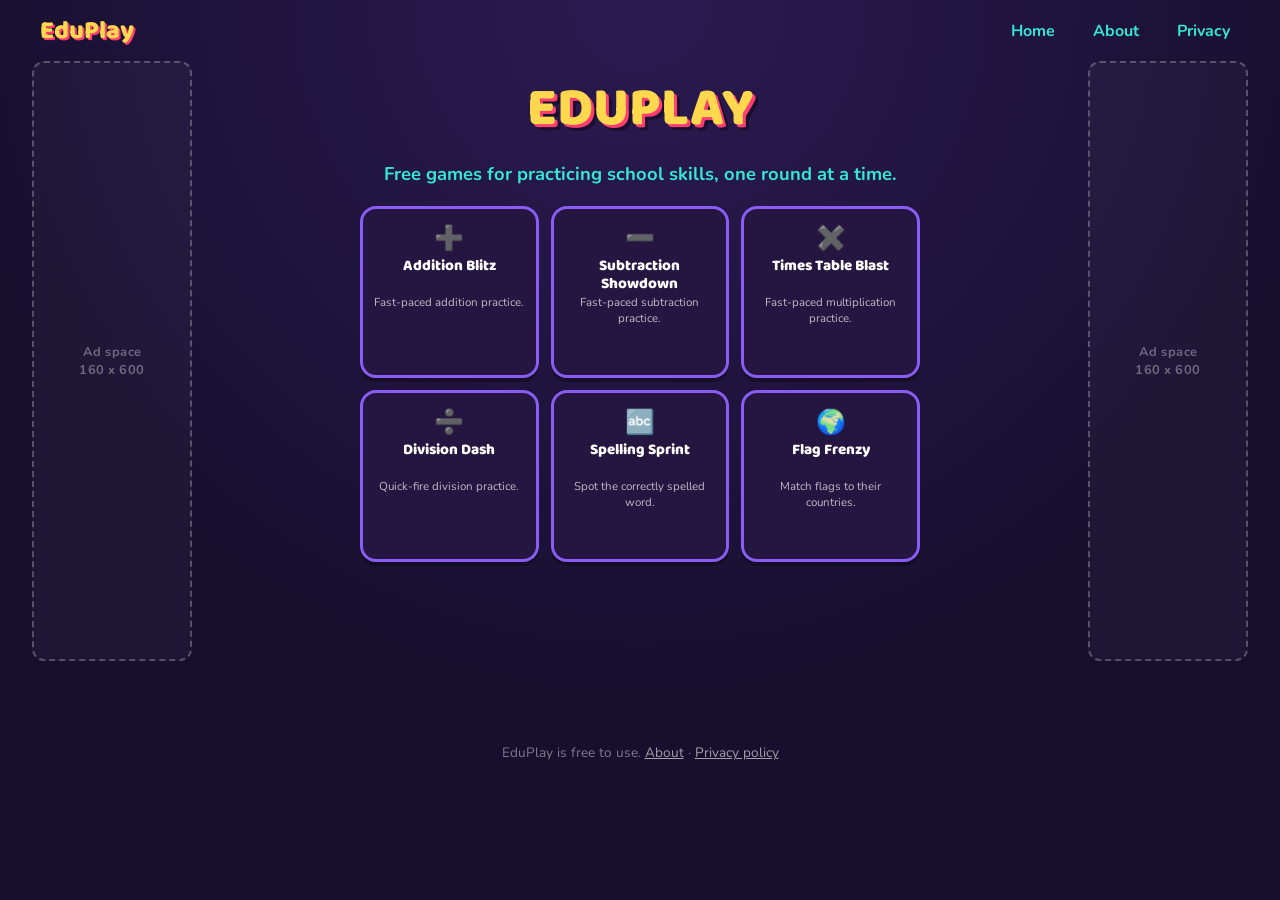
<file: index.html>
<!DOCTYPE html>
<html lang="en">
<head>
<meta charset="UTF-8">
<meta name="viewport" content="width=device-width, initial-scale=1.0">
<title>EduPlay - free educational games</title>
<meta name="description" content="Free browser games for practicing school skills like multiplication, spelling, and geography. No sign-up, no downloads.">
<link rel="icon" type="image/svg+xml" href="favicon.svg">
<link rel="stylesheet" href="css/global.css">
<style>
  .hero{
    text-align: center;
    margin: 4px 0 20px;
  }

  .hero h1{
    font-family: 'Baloo 2', cursive;
    font-weight: 800;
    font-size: clamp(2.2rem, 7vw, 3.4rem);
    color: var(--yellow);
    text-shadow: 3px 3px 0 var(--pink), 6px 6px 0 rgba(0,0,0,0.35);
    margin: 0 0 8px;
  }

  .hero p{
    font-weight: 700;
    color: var(--cyan);
    font-size: clamp(0.95rem, 2.5vw, 1.15rem);
    margin: 0;
  }

  .game-grid{
    display: grid;
    grid-template-columns: repeat(auto-fit, minmax(150px, 1fr));
    gap: 12px;
    width: 100%;
    max-width: 560px;
  }

  .game-card{
    background: var(--bg-panel);
    border: 3px solid var(--purple);
    border-radius: 16px;
    padding: 14px 10px;
    text-align: center;
    text-decoration: none;
    display: flex;
    flex-direction: column;
    align-items: center;
    min-height: 172px;
    box-shadow: 0 4px 0 rgba(0,0,0,0.3);
    transition: transform 0.08s ease;
  }

  .game-card:hover{
    transform: translateY(-3px);
  }

  .game-card .emoji{
    display: flex;
    align-items: center;
    justify-content: center;
    height: 30px;
    font-size: 1.5rem;
    line-height: 1;
    margin-bottom: 4px;
  }

  .game-card .name{
    font-family: 'Baloo 2', cursive;
    font-weight: 800;
    font-size: 0.95rem;
    line-height: 1.2;
    color: var(--white);
    display: -webkit-box;
    -webkit-line-clamp: 2;
    -webkit-box-orient: vertical;
    overflow: hidden;
    align-items: center;
    justify-content: center;
    min-height: 2.4em;
    margin-bottom: 2px;
  }

  .game-card .desc{
    font-size: 0.72rem;
    line-height: 1.35;
    color: rgba(255,255,255,0.7);
    display: -webkit-box;
    -webkit-line-clamp: 2;
    -webkit-box-orient: vertical;
    overflow: hidden;
    min-height: 2.7em;
  }

  .game-card.soon{
    border-color: rgba(255,255,255,0.15);
    opacity: 0.55;
    cursor: default;
  }

  .game-card.soon:hover{
    transform: none;
  }

  .badge-soon{
    display: inline-block;
    margin-top: 4px;
    font-size: 0.6rem;
    font-weight: 800;
    letter-spacing: 0.5px;
    text-transform: uppercase;
    background: rgba(255,255,255,0.1);
    color: rgba(255,255,255,0.6);
    padding: 2px 8px;
    border-radius: 8px;
  }
</style>
</head>
<body>

<header class="site-header">
  <a href="index.html" class="logo">EduPlay</a>
  <nav class="site-nav">
    <a href="index.html">Home</a>
    <a href="about.html">About</a>
    <a href="privacy.html">Privacy</a>
  </nav>
</header>

<div class="page">

  <div class="ad-rail">
    <!--
      Google AdSense slot (left). Replace ca-pub-XXXXXXXXXXXXXXXX and
      data-ad-slot with your own values, then uncomment.

      <ins class="adsbygoogle" style="display:block"
           data-ad-client="ca-pub-XXXXXXXXXXXXXXXX"
           data-ad-slot="XXXXXXXXXX"
           data-ad-format="vertical"
           data-full-width-responsive="true"></ins>
      <script>(adsbygoogle = window.adsbygoogle || []).push({});</script>
    -->
    <div class="ad-slot">Ad space<br>160 x 600</div>
  </div>

  <div class="stage">

    <div class="hero">
      <h1>EDUPLAY</h1>
      <p>Free games for practicing school skills, one round at a time.</p>
    </div>

    <div class="game-grid">
      <a class="game-card" href="games/addition-blitz/index.html">
        <span class="emoji">➕</span>
        <span class="name">Addition Blitz</span>
        <span class="desc">Fast-paced addition practice.</span>
      </a>

      <a class="game-card" href="games/subtraction-showdown/index.html">
        <span class="emoji">➖</span>
        <span class="name">Subtraction Showdown</span>
        <span class="desc">Fast-paced subtraction practice.</span>
      </a>

      <a class="game-card" href="games/times-table-blast/index.html">
        <span class="emoji">✖️</span>
        <span class="name">Times Table Blast</span>
        <span class="desc">Fast-paced multiplication practice.</span>
      </a>

      <a class="game-card" href="games/division-dash/index.html">
        <span class="emoji">➗</span>
        <span class="name">Division Dash</span>
        <span class="desc">Quick-fire division practice.</span>
      </a>

      <a class="game-card" href="games/spelling-sprint/index.html">
        <span class="emoji">🔤</span>
        <span class="name">Spelling Sprint</span>
        <span class="desc">Spot the correctly spelled word.</span>
      </a>

      <a class="game-card" href="games/flag-frenzy/index.html">
        <span class="emoji">🌍</span>
        <span class="name">Flag Frenzy</span>
        <span class="desc">Match flags to their countries.</span>
      </a>
    </div>

    <div class="ad-slot-mobile">Ad space</div>

  </div>

  <div class="ad-rail">
    <!--
      Google AdSense slot (right). Same setup as the left rail.

      <ins class="adsbygoogle" style="display:block"
           data-ad-client="ca-pub-XXXXXXXXXXXXXXXX"
           data-ad-slot="XXXXXXXXXX"
           data-ad-format="vertical"
           data-full-width-responsive="true"></ins>
      <script>(adsbygoogle = window.adsbygoogle || []).push({});</script>
    -->
    <div class="ad-slot">Ad space<br>160 x 600</div>
  </div>

</div>

<footer class="site-footer">
  <p>EduPlay is free to use. <a href="about.html">About</a> · <a href="privacy.html">Privacy policy</a></p>
</footer>

</body>
</html>
</file>
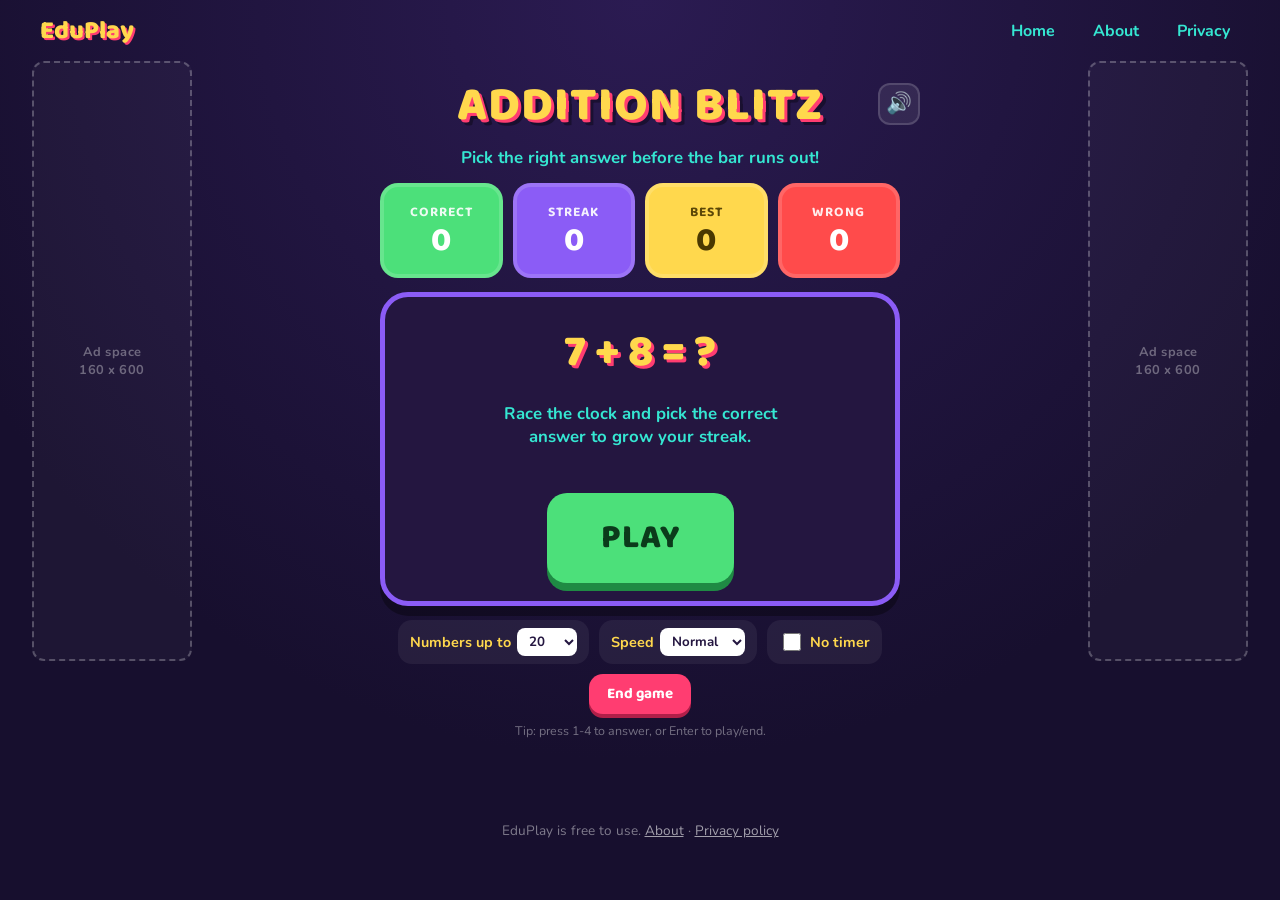
<file: games/addition-blitz/index.html>
<!DOCTYPE html>
<html lang="en">
<head>
<meta charset="UTF-8">
<meta name="viewport" content="width=device-width, initial-scale=1.0">
<title>Addition Blitz - EduPlay</title>
<meta name="description" content="Practice addition facts with a fast, score-tracked browser game.">
<link rel="icon" type="image/svg+xml" href="../../favicon.svg">
<link rel="stylesheet" href="../../css/global.css">
<link rel="stylesheet" href="style.css">
</head>
<body>

<header class="site-header">
  <a href="../../index.html" class="logo">EduPlay</a>
  <nav class="site-nav">
    <a href="../../index.html">Home</a>
    <a href="../../about.html">About</a>
    <a href="../../privacy.html">Privacy</a>
  </nav>
</header>

<div class="page">

  <div class="ad-rail">
    <!--
      Google AdSense slot (left). Replace ca-pub-XXXXXXXXXXXXXXXX and
      data-ad-slot with your own values, then uncomment.

      <ins class="adsbygoogle" style="display:block"
           data-ad-client="ca-pub-XXXXXXXXXXXXXXXX"
           data-ad-slot="XXXXXXXXXX"
           data-ad-format="vertical"
           data-full-width-responsive="true"></ins>
      <script>(adsbygoogle = window.adsbygoogle || []).push({});</script>
    -->
    <div class="ad-slot">Ad space<br>160 x 600</div>
  </div>

  <div class="stage">

    <div class="title-row">
      <h1 class="title">ADDITION BLITZ</h1>
      <button class="mute-btn" id="muteBtn" aria-label="Mute sound" aria-pressed="false">🔊</button>
    </div>
    <div class="subtitle">Pick the right answer before the bar runs out!</div>

    <!-- ===================== SCOREBOARD ===================== -->
    <div class="scoreboard">
      <div class="score-box correct">
        <div class="score-label">Correct</div>
        <div class="score-value" id="correctCount">0</div>
      </div>
      <div class="score-box streak">
        <div class="score-label">Streak</div>
        <div class="score-value" id="streakCount">0</div>
      </div>
      <div class="score-box best">
        <div class="score-label">Best</div>
        <div class="score-value" id="bestCount">0</div>
      </div>
      <div class="score-box incorrect">
        <div class="score-label">Wrong</div>
        <div class="score-value" id="incorrectCount">0</div>
      </div>
    </div>

    <!-- ===================== GAME CARD ===================== -->
    <div class="game-card">

      <!-- Start screen shown before the game begins -->
      <div class="start-screen" id="startScreen">
        <div class="big-emoji">7 + 8 = ?</div>
        <p>Race the clock and pick the correct answer to grow your streak.</p>
        <p class="best-note" id="bestNote"></p>
        <button class="play-btn" id="playBtn">PLAY</button>
      </div>

      <!-- Play area, hidden until PLAY is pressed -->
      <div class="play-area" id="playArea">
        <div class="timer-wrap">
          <div class="timer-bar" id="timerBar"></div>
        </div>

        <div class="question" id="questionText">? + ?</div>

        <div class="answers" id="answersGrid"></div>

        <div class="feedback" id="feedbackText"></div>
      </div>

    </div>

    <!-- ===================== SETTINGS ===================== -->
    <div class="settings">
      <label>
        Numbers up to
        <select id="tableSelect">
          <option value="10">10</option>
          <option value="20" selected>20</option>
          <option value="50">50</option>
          <option value="100">100</option>
        </select>
      </label>
      <label>
        Speed
        <select id="speedSelect">
          <option value="12">Relaxed</option>
          <option value="8" selected>Normal</option>
          <option value="5">Fast</option>
        </select>
      </label>
      <label class="checkbox-label">
        <input type="checkbox" id="practiceToggle">
        No timer
      </label>
      <button class="reset-btn" id="resetBtn">End game</button>
    </div>

    <div class="keyboard-hint">Tip: press 1-4 to answer, or Enter to play/end.</div>

    <!-- Ad slot for narrow screens, shown below the game instead of side rails -->
    <div class="ad-slot-mobile">Ad space</div>

  </div>

  <div class="ad-rail">
    <!--
      Google AdSense slot (right). Same setup as the left rail above.

      <ins class="adsbygoogle" style="display:block"
           data-ad-client="ca-pub-XXXXXXXXXXXXXXXX"
           data-ad-slot="XXXXXXXXXX"
           data-ad-format="vertical"
           data-full-width-responsive="true"></ins>
      <script>(adsbygoogle = window.adsbygoogle || []).push({});</script>
    -->
    <div class="ad-slot">Ad space<br>160 x 600</div>
  </div>

</div>

<footer class="site-footer">
  <p>EduPlay is free to use. <a href="../../about.html">About</a> · <a href="../../privacy.html">Privacy policy</a></p>
</footer>

<script src="script.js?v=2"></script>
</body>
</html>
</file>
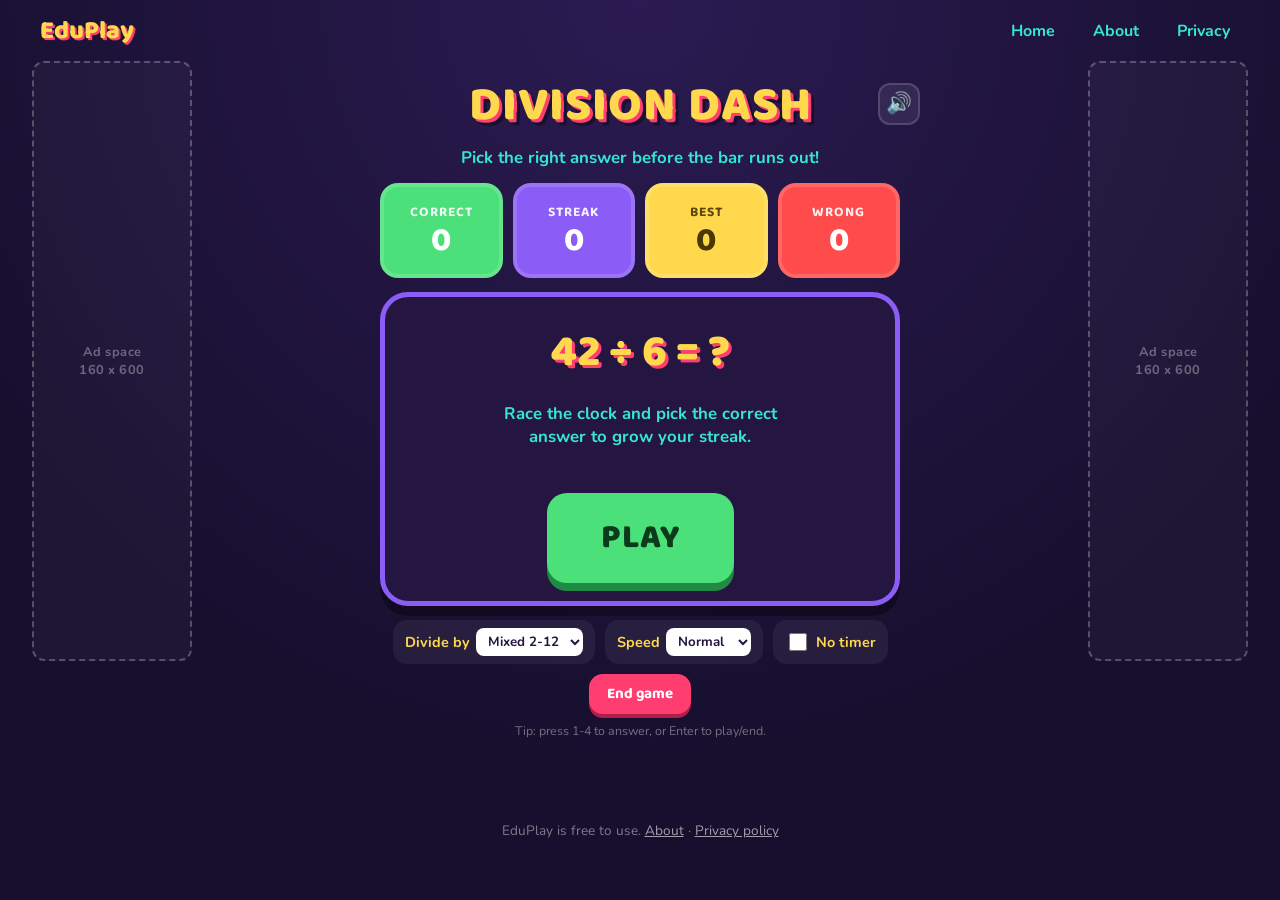
<file: games/division-dash/index.html>
<!DOCTYPE html>
<html lang="en">
<head>
<meta charset="UTF-8">
<meta name="viewport" content="width=device-width, initial-scale=1.0">
<title>Division Dash - EduPlay</title>
<meta name="description" content="Practice division facts with a fast, score-tracked browser game.">
<link rel="icon" type="image/svg+xml" href="../../favicon.svg">
<link rel="stylesheet" href="../../css/global.css">
<link rel="stylesheet" href="style.css">
</head>
<body>

<header class="site-header">
  <a href="../../index.html" class="logo">EduPlay</a>
  <nav class="site-nav">
    <a href="../../index.html">Home</a>
    <a href="../../about.html">About</a>
    <a href="../../privacy.html">Privacy</a>
  </nav>
</header>

<div class="page">

  <div class="ad-rail">
    <!--
      Google AdSense slot (left). Replace ca-pub-XXXXXXXXXXXXXXXX and
      data-ad-slot with your own values, then uncomment.

      <ins class="adsbygoogle" style="display:block"
           data-ad-client="ca-pub-XXXXXXXXXXXXXXXX"
           data-ad-slot="XXXXXXXXXX"
           data-ad-format="vertical"
           data-full-width-responsive="true"></ins>
      <script>(adsbygoogle = window.adsbygoogle || []).push({});</script>
    -->
    <div class="ad-slot">Ad space<br>160 x 600</div>
  </div>

  <div class="stage">

    <div class="title-row">
      <h1 class="title">DIVISION DASH</h1>
      <button class="mute-btn" id="muteBtn" aria-label="Mute sound" aria-pressed="false">🔊</button>
    </div>
    <div class="subtitle">Pick the right answer before the bar runs out!</div>

    <!-- ===================== SCOREBOARD ===================== -->
    <div class="scoreboard">
      <div class="score-box correct">
        <div class="score-label">Correct</div>
        <div class="score-value" id="correctCount">0</div>
      </div>
      <div class="score-box streak">
        <div class="score-label">Streak</div>
        <div class="score-value" id="streakCount">0</div>
      </div>
      <div class="score-box best">
        <div class="score-label">Best</div>
        <div class="score-value" id="bestCount">0</div>
      </div>
      <div class="score-box incorrect">
        <div class="score-label">Wrong</div>
        <div class="score-value" id="incorrectCount">0</div>
      </div>
    </div>

    <!-- ===================== GAME CARD ===================== -->
    <div class="game-card">

      <!-- Start screen shown before the game begins -->
      <div class="start-screen" id="startScreen">
        <div class="big-emoji">42 &divide; 6 = ?</div>
        <p>Race the clock and pick the correct answer to grow your streak.</p>
        <p class="best-note" id="bestNote"></p>
        <button class="play-btn" id="playBtn">PLAY</button>
      </div>

      <!-- Play area, hidden until PLAY is pressed -->
      <div class="play-area" id="playArea">
        <div class="timer-wrap">
          <div class="timer-bar" id="timerBar"></div>
        </div>

        <div class="question" id="questionText">? &divide; ?</div>

        <div class="answers" id="answersGrid"></div>

        <div class="feedback" id="feedbackText"></div>
      </div>

    </div>

    <!-- ===================== SETTINGS ===================== -->
    <div class="settings">
      <label>
        Divide by
        <select id="tableSelect">
          <option value="0">Mixed 2-12</option>
          <option value="2">2s</option>
          <option value="3">3s</option>
          <option value="4">4s</option>
          <option value="5">5s</option>
          <option value="6">6s</option>
          <option value="7">7s</option>
          <option value="8">8s</option>
          <option value="9">9s</option>
          <option value="10">10s</option>
          <option value="11">11s</option>
          <option value="12">12s</option>
        </select>
      </label>
      <label>
        Speed
        <select id="speedSelect">
          <option value="12">Relaxed</option>
          <option value="8" selected>Normal</option>
          <option value="5">Fast</option>
        </select>
      </label>
      <label class="checkbox-label">
        <input type="checkbox" id="practiceToggle">
        No timer
      </label>
      <button class="reset-btn" id="resetBtn">End game</button>
    </div>

    <div class="keyboard-hint">Tip: press 1-4 to answer, or Enter to play/end.</div>

    <!-- Ad slot for narrow screens, shown below the game instead of side rails -->
    <div class="ad-slot-mobile">Ad space</div>

  </div>

  <div class="ad-rail">
    <!--
      Google AdSense slot (right). Same setup as the left rail above.

      <ins class="adsbygoogle" style="display:block"
           data-ad-client="ca-pub-XXXXXXXXXXXXXXXX"
           data-ad-slot="XXXXXXXXXX"
           data-ad-format="vertical"
           data-full-width-responsive="true"></ins>
      <script>(adsbygoogle = window.adsbygoogle || []).push({});</script>
    -->
    <div class="ad-slot">Ad space<br>160 x 600</div>
  </div>

</div>

<footer class="site-footer">
  <p>EduPlay is free to use. <a href="../../about.html">About</a> · <a href="../../privacy.html">Privacy policy</a></p>
</footer>

<script src="script.js"></script>
</body>
</html>
</file>
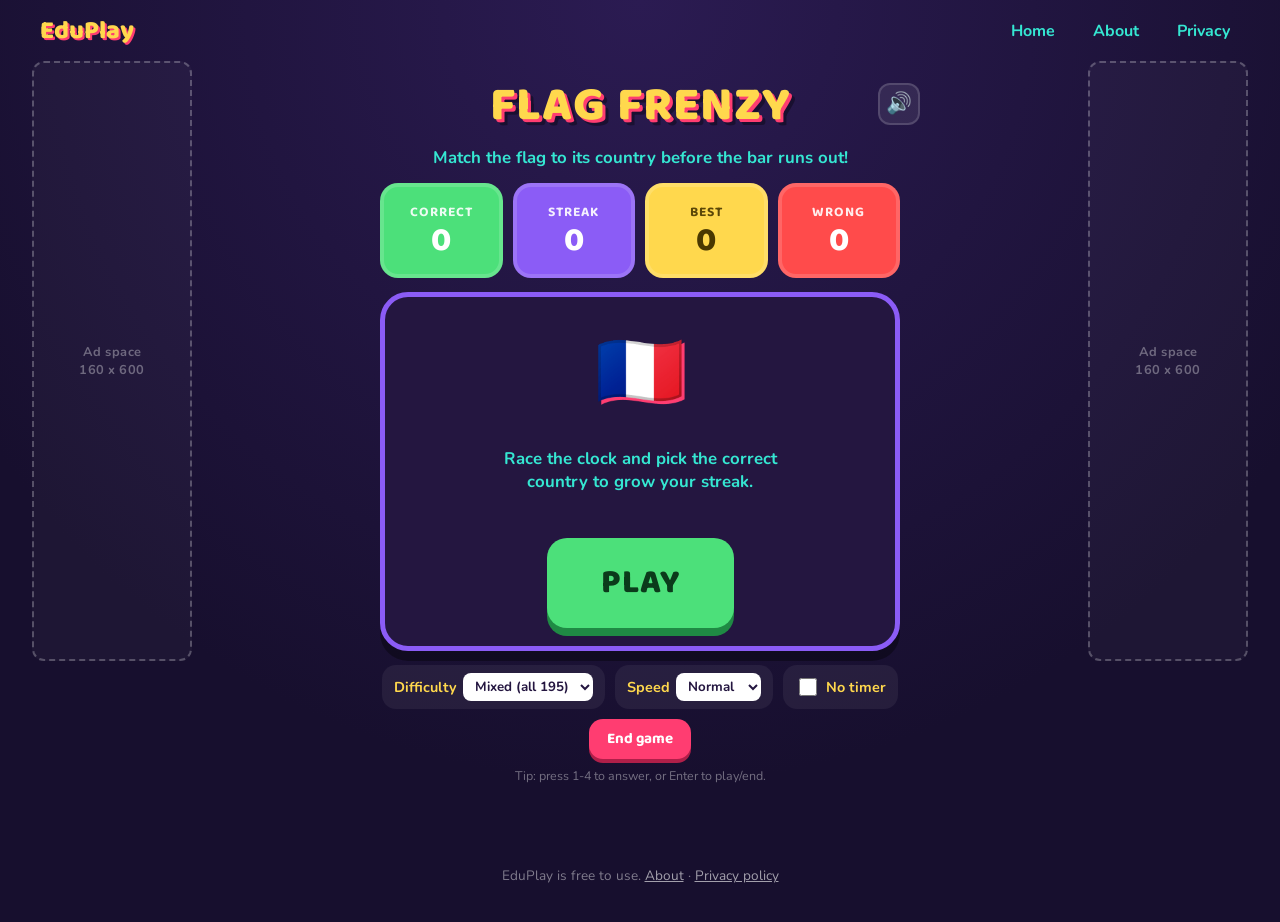
<file: games/flag-frenzy/index.html>
<!DOCTYPE html>
<html lang="en">
<head>
<meta charset="UTF-8">
<meta name="viewport" content="width=device-width, initial-scale=1.0">
<title>Flag Frenzy - EduPlay</title>
<meta name="description" content="Match flags to their countries in a fast, score-tracked browser game.">
<link rel="icon" type="image/svg+xml" href="../../favicon.svg">
<link rel="stylesheet" href="../../css/global.css">
<link rel="stylesheet" href="style.css">
</head>
<body>

<header class="site-header">
  <a href="../../index.html" class="logo">EduPlay</a>
  <nav class="site-nav">
    <a href="../../index.html">Home</a>
    <a href="../../about.html">About</a>
    <a href="../../privacy.html">Privacy</a>
  </nav>
</header>

<div class="page">

  <div class="ad-rail">
    <!--
      Google AdSense slot (left). Replace ca-pub-XXXXXXXXXXXXXXXX and
      data-ad-slot with your own values, then uncomment.

      <ins class="adsbygoogle" style="display:block"
           data-ad-client="ca-pub-XXXXXXXXXXXXXXXX"
           data-ad-slot="XXXXXXXXXX"
           data-ad-format="vertical"
           data-full-width-responsive="true"></ins>
      <script>(adsbygoogle = window.adsbygoogle || []).push({});</script>
    -->
    <div class="ad-slot">Ad space<br>160 x 600</div>
  </div>

  <div class="stage">

    <div class="title-row">
      <h1 class="title">FLAG FRENZY</h1>
      <button class="mute-btn" id="muteBtn" aria-label="Mute sound" aria-pressed="false">🔊</button>
    </div>
    <div class="subtitle">Match the flag to its country before the bar runs out!</div>

    <!-- ===================== SCOREBOARD ===================== -->
    <div class="scoreboard">
      <div class="score-box correct">
        <div class="score-label">Correct</div>
        <div class="score-value" id="correctCount">0</div>
      </div>
      <div class="score-box streak">
        <div class="score-label">Streak</div>
        <div class="score-value" id="streakCount">0</div>
      </div>
      <div class="score-box best">
        <div class="score-label">Best</div>
        <div class="score-value" id="bestCount">0</div>
      </div>
      <div class="score-box incorrect">
        <div class="score-label">Wrong</div>
        <div class="score-value" id="incorrectCount">0</div>
      </div>
    </div>

    <!-- ===================== GAME CARD ===================== -->
    <div class="game-card">

      <!-- Start screen shown before the game begins -->
      <div class="start-screen" id="startScreen">
        <div class="big-emoji" id="startFlag" style="font-size: clamp(3rem, 12vw, 4.5rem);">🌍</div>
        <p>Race the clock and pick the correct country to grow your streak.</p>
        <p class="best-note" id="bestNote"></p>
        <button class="play-btn" id="playBtn">PLAY</button>
      </div>

      <!-- Play area, hidden until PLAY is pressed -->
      <div class="play-area" id="playArea">
        <div class="timer-wrap">
          <div class="timer-bar" id="timerBar"></div>
        </div>

        <div class="question" id="questionText">🏳️</div>

        <div class="answers" id="answersGrid"></div>

        <div class="feedback" id="feedbackText"></div>
      </div>

    </div>

    <!-- ===================== SETTINGS ===================== -->
    <div class="settings">
      <label>
        Difficulty
        <select id="tableSelect">
          <option value="0">Mixed (all 195)</option>
          <option value="easy">Easy</option>
          <option value="medium">Medium</option>
          <option value="hard">Hard</option>
        </select>
      </label>
      <label>
        Speed
        <select id="speedSelect">
          <option value="12">Relaxed</option>
          <option value="8" selected>Normal</option>
          <option value="5">Fast</option>
        </select>
      </label>
      <label class="checkbox-label">
        <input type="checkbox" id="practiceToggle">
        No timer
      </label>
      <button class="reset-btn" id="resetBtn">End game</button>
    </div>

    <div class="keyboard-hint">Tip: press 1-4 to answer, or Enter to play/end.</div>

    <!-- Ad slot for narrow screens, shown below the game instead of side rails -->
    <div class="ad-slot-mobile">Ad space</div>

  </div>

  <div class="ad-rail">
    <!--
      Google AdSense slot (right). Same setup as the left rail above.

      <ins class="adsbygoogle" style="display:block"
           data-ad-client="ca-pub-XXXXXXXXXXXXXXXX"
           data-ad-slot="XXXXXXXXXX"
           data-ad-format="vertical"
           data-full-width-responsive="true"></ins>
      <script>(adsbygoogle = window.adsbygoogle || []).push({});</script>
    -->
    <div class="ad-slot">Ad space<br>160 x 600</div>
  </div>

</div>

<footer class="site-footer">
  <p>EduPlay is free to use. <a href="../../about.html">About</a> · <a href="../../privacy.html">Privacy policy</a></p>
</footer>

<script src="script.js?v=2"></script>
</body>
</html>
</file>
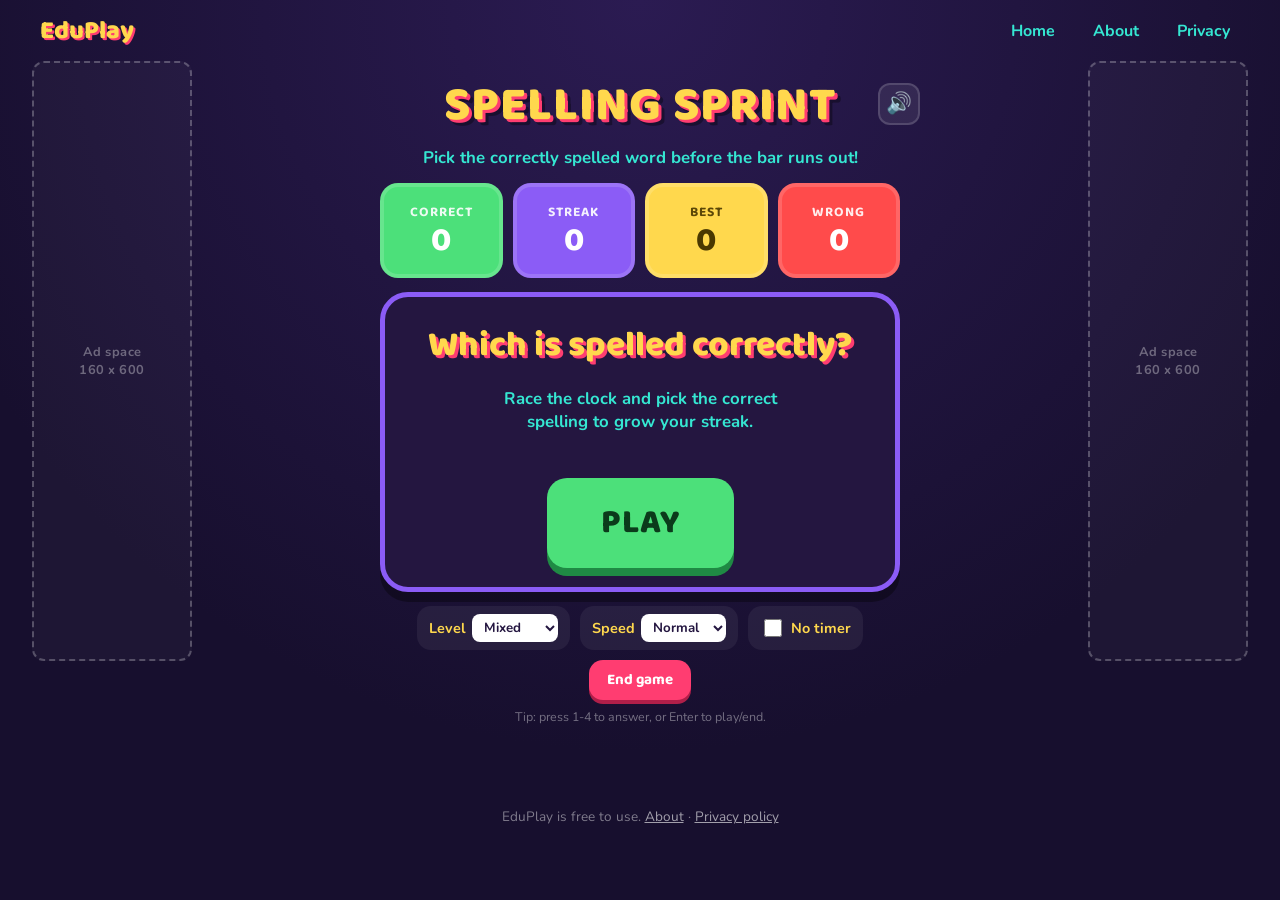
<file: games/spelling-sprint/index.html>
<!DOCTYPE html>
<html lang="en">
<head>
<meta charset="UTF-8">
<meta name="viewport" content="width=device-width, initial-scale=1.0">
<title>Spelling Sprint - EduPlay</title>
<meta name="description" content="Spot the correctly spelled word before time runs out.">
<link rel="icon" type="image/svg+xml" href="../../favicon.svg">
<link rel="stylesheet" href="../../css/global.css">
<link rel="stylesheet" href="style.css">
</head>
<body>

<header class="site-header">
  <a href="../../index.html" class="logo">EduPlay</a>
  <nav class="site-nav">
    <a href="../../index.html">Home</a>
    <a href="../../about.html">About</a>
    <a href="../../privacy.html">Privacy</a>
  </nav>
</header>

<div class="page">

  <div class="ad-rail">
    <!--
      Google AdSense slot (left). Replace ca-pub-XXXXXXXXXXXXXXXX and
      data-ad-slot with your own values, then uncomment.

      <ins class="adsbygoogle" style="display:block"
           data-ad-client="ca-pub-XXXXXXXXXXXXXXXX"
           data-ad-slot="XXXXXXXXXX"
           data-ad-format="vertical"
           data-full-width-responsive="true"></ins>
      <script>(adsbygoogle = window.adsbygoogle || []).push({});</script>
    -->
    <div class="ad-slot">Ad space<br>160 x 600</div>
  </div>

  <div class="stage">

    <div class="title-row">
      <h1 class="title">SPELLING SPRINT</h1>
      <button class="mute-btn" id="muteBtn" aria-label="Mute sound" aria-pressed="false">🔊</button>
    </div>
    <div class="subtitle">Pick the correctly spelled word before the bar runs out!</div>

    <!-- ===================== SCOREBOARD ===================== -->
    <div class="scoreboard">
      <div class="score-box correct">
        <div class="score-label">Correct</div>
        <div class="score-value" id="correctCount">0</div>
      </div>
      <div class="score-box streak">
        <div class="score-label">Streak</div>
        <div class="score-value" id="streakCount">0</div>
      </div>
      <div class="score-box best">
        <div class="score-label">Best</div>
        <div class="score-value" id="bestCount">0</div>
      </div>
      <div class="score-box incorrect">
        <div class="score-label">Wrong</div>
        <div class="score-value" id="incorrectCount">0</div>
      </div>
    </div>

    <!-- ===================== GAME CARD ===================== -->
    <div class="game-card">

      <!-- Start screen shown before the game begins -->
      <div class="start-screen" id="startScreen">
        <div class="big-emoji" style="font-size: clamp(1.6rem, 6vw, 2.2rem);">Which is spelled correctly?</div>
        <p>Race the clock and pick the correct spelling to grow your streak.</p>
        <p class="best-note" id="bestNote"></p>
        <button class="play-btn" id="playBtn">PLAY</button>
      </div>

      <!-- Play area, hidden until PLAY is pressed -->
      <div class="play-area" id="playArea">
        <div class="timer-wrap">
          <div class="timer-bar" id="timerBar"></div>
        </div>

        <div class="question" id="questionText">Which is spelled correctly?</div>

        <div class="answers" id="answersGrid"></div>

        <div class="feedback" id="feedbackText"></div>
      </div>

    </div>

    <!-- ===================== SETTINGS ===================== -->
    <div class="settings">
      <label>
        Level
        <select id="tableSelect">
          <option value="0">Mixed</option>
          <option value="easy">Easy</option>
          <option value="medium">Medium</option>
          <option value="hard">Hard</option>
        </select>
      </label>
      <label>
        Speed
        <select id="speedSelect">
          <option value="12">Relaxed</option>
          <option value="8" selected>Normal</option>
          <option value="5">Fast</option>
        </select>
      </label>
      <label class="checkbox-label">
        <input type="checkbox" id="practiceToggle">
        No timer
      </label>
      <button class="reset-btn" id="resetBtn">End game</button>
    </div>

    <div class="keyboard-hint">Tip: press 1-4 to answer, or Enter to play/end.</div>

    <!-- Ad slot for narrow screens, shown below the game instead of side rails -->
    <div class="ad-slot-mobile">Ad space</div>

  </div>

  <div class="ad-rail">
    <!--
      Google AdSense slot (right). Same setup as the left rail above.

      <ins class="adsbygoogle" style="display:block"
           data-ad-client="ca-pub-XXXXXXXXXXXXXXXX"
           data-ad-slot="XXXXXXXXXX"
           data-ad-format="vertical"
           data-full-width-responsive="true"></ins>
      <script>(adsbygoogle = window.adsbygoogle || []).push({});</script>
    -->
    <div class="ad-slot">Ad space<br>160 x 600</div>
  </div>

</div>

<footer class="site-footer">
  <p>EduPlay is free to use. <a href="../../about.html">About</a> · <a href="../../privacy.html">Privacy policy</a></p>
</footer>

<script src="script.js?v=2"></script>
</body>
</html>
</file>
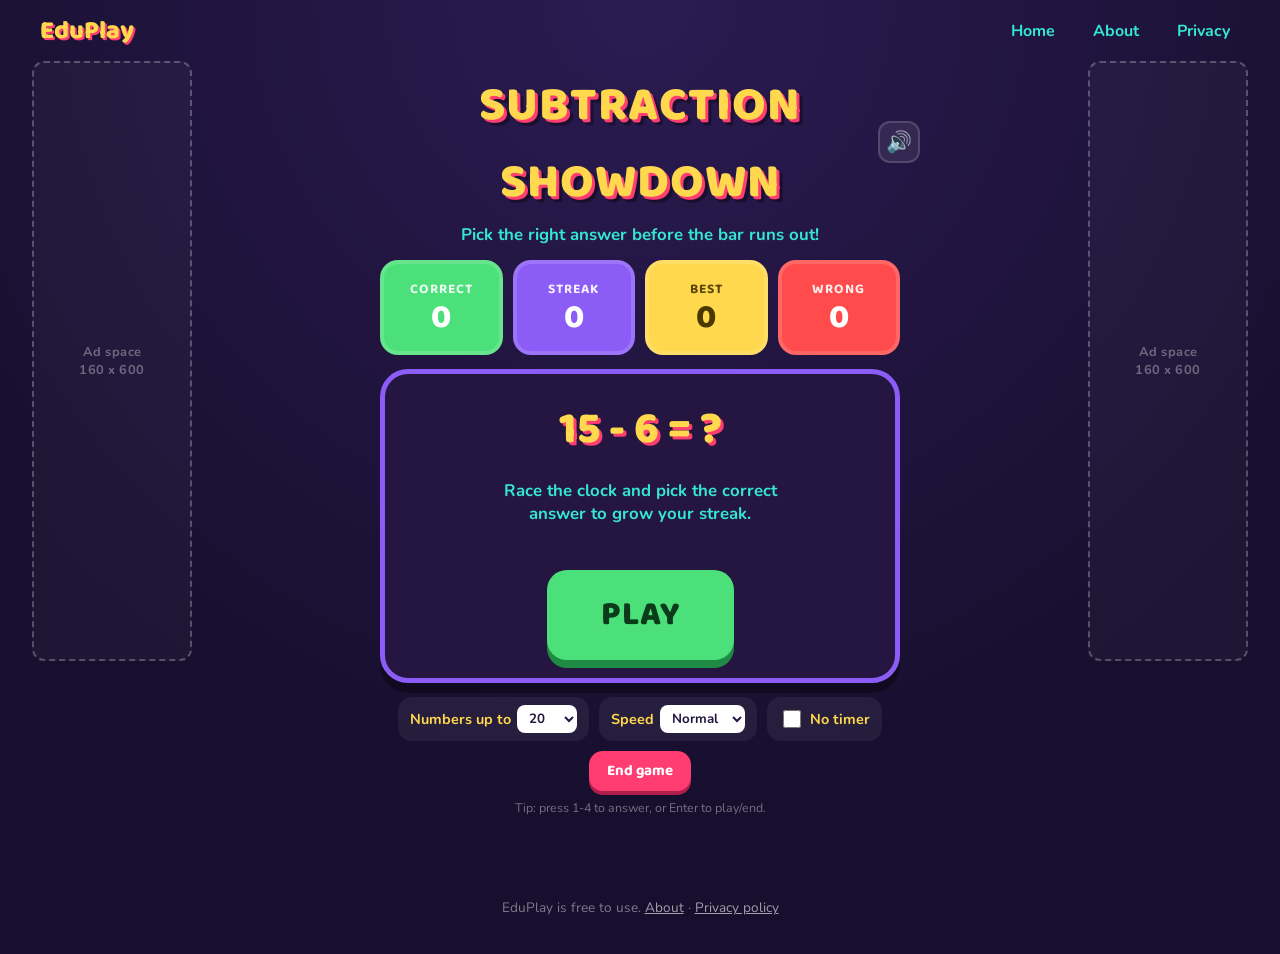
<file: games/subtraction-showdown/index.html>
<!DOCTYPE html>
<html lang="en">
<head>
<meta charset="UTF-8">
<meta name="viewport" content="width=device-width, initial-scale=1.0">
<title>Subtraction Showdown - EduPlay</title>
<meta name="description" content="Practice subtraction facts with a fast, score-tracked browser game.">
<link rel="icon" type="image/svg+xml" href="../../favicon.svg">
<link rel="stylesheet" href="../../css/global.css">
<link rel="stylesheet" href="style.css">
</head>
<body>

<header class="site-header">
  <a href="../../index.html" class="logo">EduPlay</a>
  <nav class="site-nav">
    <a href="../../index.html">Home</a>
    <a href="../../about.html">About</a>
    <a href="../../privacy.html">Privacy</a>
  </nav>
</header>

<div class="page">

  <div class="ad-rail">
    <!--
      Google AdSense slot (left). Replace ca-pub-XXXXXXXXXXXXXXXX and
      data-ad-slot with your own values, then uncomment.

      <ins class="adsbygoogle" style="display:block"
           data-ad-client="ca-pub-XXXXXXXXXXXXXXXX"
           data-ad-slot="XXXXXXXXXX"
           data-ad-format="vertical"
           data-full-width-responsive="true"></ins>
      <script>(adsbygoogle = window.adsbygoogle || []).push({});</script>
    -->
    <div class="ad-slot">Ad space<br>160 x 600</div>
  </div>

  <div class="stage">

    <div class="title-row">
      <h1 class="title">SUBTRACTION SHOWDOWN</h1>
      <button class="mute-btn" id="muteBtn" aria-label="Mute sound" aria-pressed="false">🔊</button>
    </div>
    <div class="subtitle">Pick the right answer before the bar runs out!</div>

    <!-- ===================== SCOREBOARD ===================== -->
    <div class="scoreboard">
      <div class="score-box correct">
        <div class="score-label">Correct</div>
        <div class="score-value" id="correctCount">0</div>
      </div>
      <div class="score-box streak">
        <div class="score-label">Streak</div>
        <div class="score-value" id="streakCount">0</div>
      </div>
      <div class="score-box best">
        <div class="score-label">Best</div>
        <div class="score-value" id="bestCount">0</div>
      </div>
      <div class="score-box incorrect">
        <div class="score-label">Wrong</div>
        <div class="score-value" id="incorrectCount">0</div>
      </div>
    </div>

    <!-- ===================== GAME CARD ===================== -->
    <div class="game-card">

      <!-- Start screen shown before the game begins -->
      <div class="start-screen" id="startScreen">
        <div class="big-emoji">15 - 6 = ?</div>
        <p>Race the clock and pick the correct answer to grow your streak.</p>
        <p class="best-note" id="bestNote"></p>
        <button class="play-btn" id="playBtn">PLAY</button>
      </div>

      <!-- Play area, hidden until PLAY is pressed -->
      <div class="play-area" id="playArea">
        <div class="timer-wrap">
          <div class="timer-bar" id="timerBar"></div>
        </div>

        <div class="question" id="questionText">? - ?</div>

        <div class="answers" id="answersGrid"></div>

        <div class="feedback" id="feedbackText"></div>
      </div>

    </div>

    <!-- ===================== SETTINGS ===================== -->
    <div class="settings">
      <label>
        Numbers up to
        <select id="tableSelect">
          <option value="10">10</option>
          <option value="20" selected>20</option>
          <option value="50">50</option>
          <option value="100">100</option>
        </select>
      </label>
      <label>
        Speed
        <select id="speedSelect">
          <option value="12">Relaxed</option>
          <option value="8" selected>Normal</option>
          <option value="5">Fast</option>
        </select>
      </label>
      <label class="checkbox-label">
        <input type="checkbox" id="practiceToggle">
        No timer
      </label>
      <button class="reset-btn" id="resetBtn">End game</button>
    </div>

    <div class="keyboard-hint">Tip: press 1-4 to answer, or Enter to play/end.</div>

    <!-- Ad slot for narrow screens, shown below the game instead of side rails -->
    <div class="ad-slot-mobile">Ad space</div>

  </div>

  <div class="ad-rail">
    <!--
      Google AdSense slot (right). Same setup as the left rail above.

      <ins class="adsbygoogle" style="display:block"
           data-ad-client="ca-pub-XXXXXXXXXXXXXXXX"
           data-ad-slot="XXXXXXXXXX"
           data-ad-format="vertical"
           data-full-width-responsive="true"></ins>
      <script>(adsbygoogle = window.adsbygoogle || []).push({});</script>
    -->
    <div class="ad-slot">Ad space<br>160 x 600</div>
  </div>

</div>

<footer class="site-footer">
  <p>EduPlay is free to use. <a href="../../about.html">About</a> · <a href="../../privacy.html">Privacy policy</a></p>
</footer>

<script src="script.js?v=2"></script>
</body>
</html>
</file>
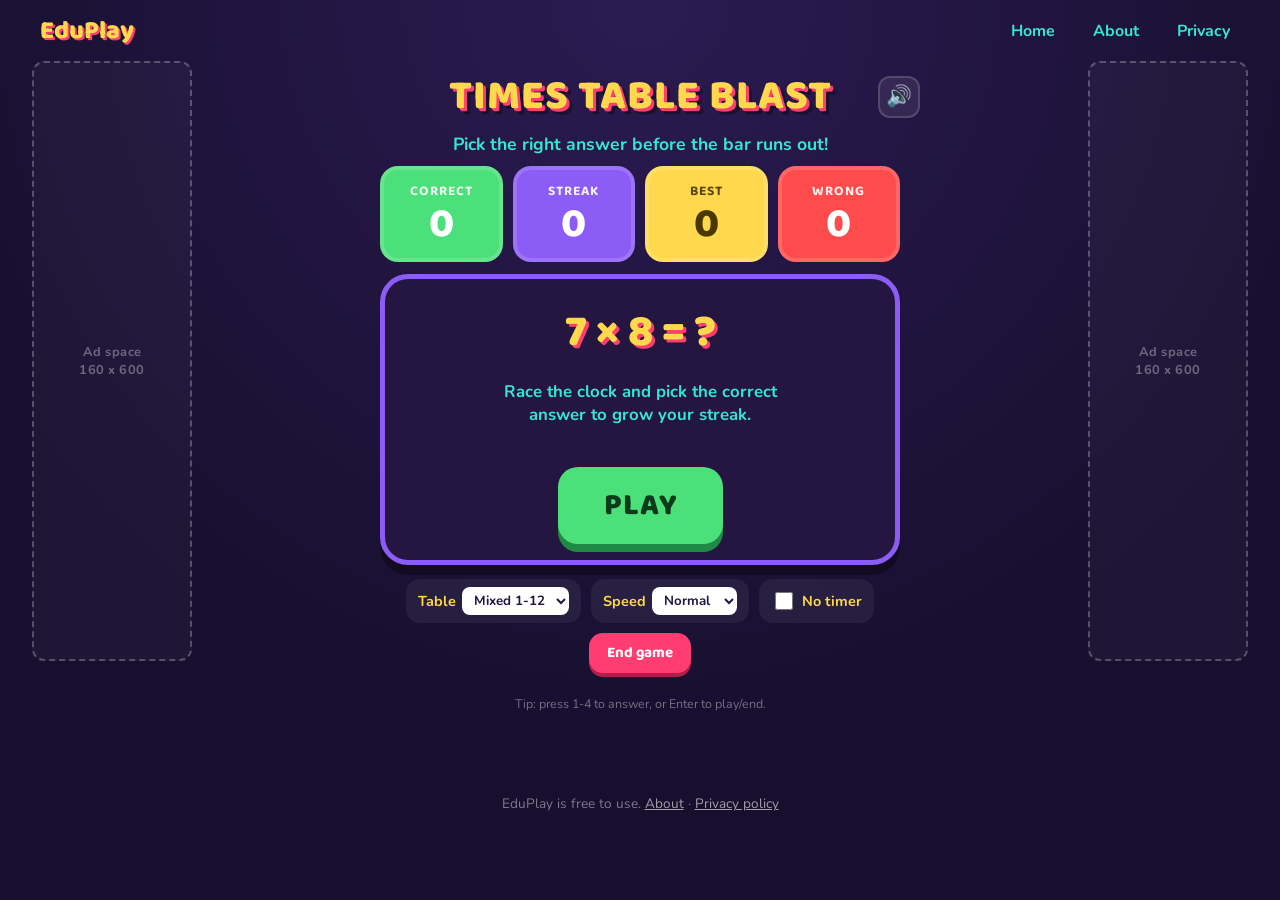
<file: games/times-table-blast/index.html>
<!DOCTYPE html>
<html lang="en">
<head>
<meta charset="UTF-8">
<meta name="viewport" content="width=device-width, initial-scale=1.0">
<title>Times Table Blast - EduPlay</title>
<meta name="description" content="Practice multiplication facts with a fast, score-tracked browser game.">
<link rel="icon" type="image/svg+xml" href="../../favicon.svg">
<link rel="stylesheet" href="../../css/global.css?v=3">
<link rel="stylesheet" href="style.css?v=3">
</head>
<body>

<header class="site-header">
  <a href="../../index.html" class="logo">EduPlay</a>
  <nav class="site-nav">
    <a href="../../index.html">Home</a>
    <a href="../../about.html">About</a>
    <a href="../../privacy.html">Privacy</a>
  </nav>
</header>

<div class="page">

  <div class="ad-rail">
    <!--
      Google AdSense slot (left). Replace ca-pub-XXXXXXXXXXXXXXXX and
      data-ad-slot with your own values, then uncomment.

      <ins class="adsbygoogle" style="display:block"
           data-ad-client="ca-pub-XXXXXXXXXXXXXXXX"
           data-ad-slot="XXXXXXXXXX"
           data-ad-format="vertical"
           data-full-width-responsive="true"></ins>
      <script>(adsbygoogle = window.adsbygoogle || []).push({});</script>
    -->
    <div class="ad-slot">Ad space<br>160 x 600</div>
  </div>

  <div class="stage">

    <div class="title-row">
      <h1 class="title">TIMES TABLE BLAST</h1>
      <button type="button" class="mute-btn" id="muteBtn" aria-label="Mute sound" aria-pressed="false">🔊</button>
    </div>
    <div class="subtitle">Pick the right answer before the bar runs out!</div>

    <!-- ===================== SCOREBOARD ===================== -->
    <div class="scoreboard">
      <div class="score-box correct">
        <div class="score-label">Correct</div>
        <div class="score-value" id="correctCount">0</div>
      </div>
      <div class="score-box streak">
        <div class="score-label">Streak</div>
        <div class="score-value" id="streakCount">0</div>
      </div>
      <div class="score-box best">
        <div class="score-label">Best</div>
        <div class="score-value" id="bestCount">0</div>
      </div>
      <div class="score-box incorrect">
        <div class="score-label">Wrong</div>
        <div class="score-value" id="incorrectCount">0</div>
      </div>
    </div>

    <!-- ===================== GAME CARD ===================== -->
    <div class="game-card">

      <!-- Start screen shown before the game begins -->
      <div class="start-screen" id="startScreen">
        <div class="big-emoji">7 &times; 8 = ?</div>
        <p>Race the clock and pick the correct answer to grow your streak.</p>
        <p class="best-note" id="bestNote"></p>
        <button type="button" class="play-btn" id="playBtn">PLAY</button>
      </div>

      <!-- Play area, hidden until PLAY is pressed -->
      <div class="play-area" id="playArea">
        <div class="timer-wrap">
          <div class="timer-bar" id="timerBar"></div>
        </div>

        <div class="question" id="questionText">? &times; ?</div>

        <div class="answers" id="answersGrid"></div>

        <div class="feedback" id="feedbackText"></div>
      </div>

    </div>

    <!-- ===================== SETTINGS ===================== -->
    <div class="settings">
      <label>
        Table
        <select id="tableSelect">
          <option value="0">Mixed 1-12</option>
          <option value="2">2s</option>
          <option value="3">3s</option>
          <option value="4">4s</option>
          <option value="5">5s</option>
          <option value="6">6s</option>
          <option value="7">7s</option>
          <option value="8">8s</option>
          <option value="9">9s</option>
          <option value="10">10s</option>
          <option value="11">11s</option>
          <option value="12">12s</option>
        </select>
      </label>
      <label>
        Speed
        <select id="speedSelect">
          <option value="30">Relaxed</option>
          <option value="15" selected>Normal</option>
          <option value="7">Hard</option>
        </select>
      </label>
      <label class="checkbox-label">
        <input type="checkbox" id="practiceToggle">
        No timer
      </label>
      <button type="button" class="reset-btn" id="resetBtn">End game</button>
    </div>

    <div class="keyboard-hint">Tip: press 1-4 to answer, or Enter to play/end.</div>

    <!-- Ad slot for narrow screens, shown below the game instead of side rails -->
    <div class="ad-slot-mobile">Ad space</div>

  </div>

  <div class="ad-rail">
    <!--
      Google AdSense slot (right). Same setup as the left rail above.

      <ins class="adsbygoogle" style="display:block"
           data-ad-client="ca-pub-XXXXXXXXXXXXXXXX"
           data-ad-slot="XXXXXXXXXX"
           data-ad-format="vertical"
           data-full-width-responsive="true"></ins>
      <script>(adsbygoogle = window.adsbygoogle || []).push({});</script>
    -->
    <div class="ad-slot">Ad space<br>160 x 600</div>
  </div>

</div>

<footer class="site-footer">
  <p>EduPlay is free to use. <a href="../../about.html">About</a> · <a href="../../privacy.html">Privacy policy</a></p>
</footer>

<script src="script.js?v=3"></script>
</body>
</html>
</file>
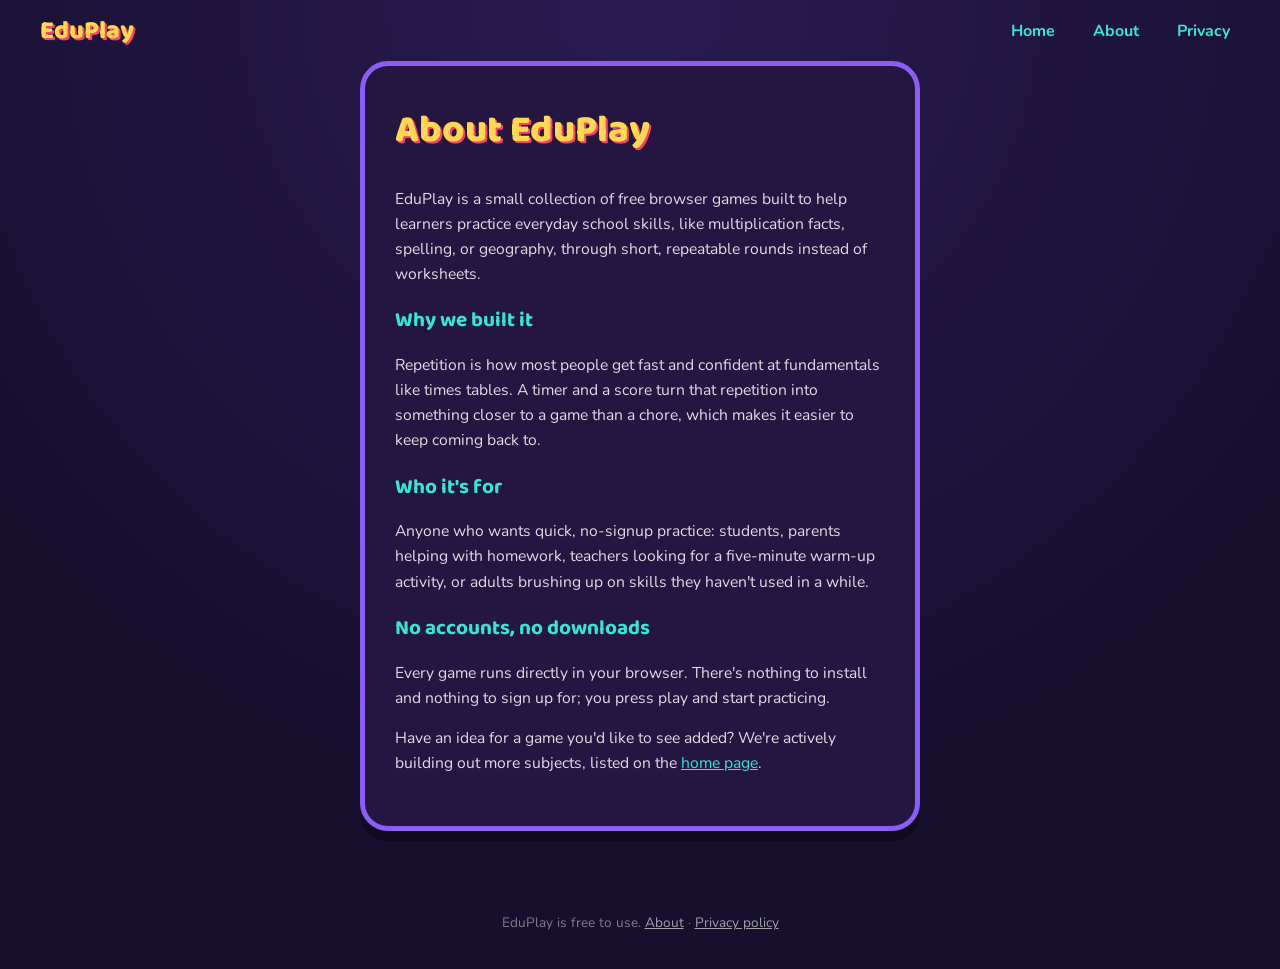
<file: about.html>
<!DOCTYPE html>
<html lang="en">
<head>
<meta charset="UTF-8">
<meta name="viewport" content="width=device-width, initial-scale=1.0">
<title>About - EduPlay</title>
<meta name="description" content="What EduPlay is and why it's free to use.">
<link rel="icon" type="image/svg+xml" href="favicon.svg">
<link rel="stylesheet" href="css/global.css">
</head>
<body>

<header class="site-header">
  <a href="index.html" class="logo">EduPlay</a>
  <nav class="site-nav">
    <a href="index.html">Home</a>
    <a href="about.html">About</a>
    <a href="privacy.html">Privacy</a>
  </nav>
</header>

<div class="page">
  <div class="stage">
    <div class="content-card">
      <h1>About EduPlay</h1>

      <p>EduPlay is a small collection of free browser games built to help
      learners practice everyday school skills, like multiplication facts,
      spelling, or geography, through short, repeatable rounds instead of
      worksheets.</p>

      <h2>Why we built it</h2>
      <p>Repetition is how most people get fast and confident at
      fundamentals like times tables. A timer and a score turn that
      repetition into something closer to a game than a chore, which makes
      it easier to keep coming back to.</p>

      <h2>Who it's for</h2>
      <p>Anyone who wants quick, no-signup practice: students, parents
      helping with homework, teachers looking for a five-minute warm-up
      activity, or adults brushing up on skills they haven't used in a
      while.</p>

      <h2>No accounts, no downloads</h2>
      <p>Every game runs directly in your browser. There's nothing to
      install and nothing to sign up for; you press play and start
      practicing.</p>

      <p>Have an idea for a game you'd like to see added? We're actively
      building out more subjects, listed on the <a href="index.html">home
      page</a>.</p>
    </div>
  </div>
</div>

<footer class="site-footer">
  <p>EduPlay is free to use. <a href="about.html">About</a> · <a href="privacy.html">Privacy policy</a></p>
</footer>

</body>
</html>
</file>
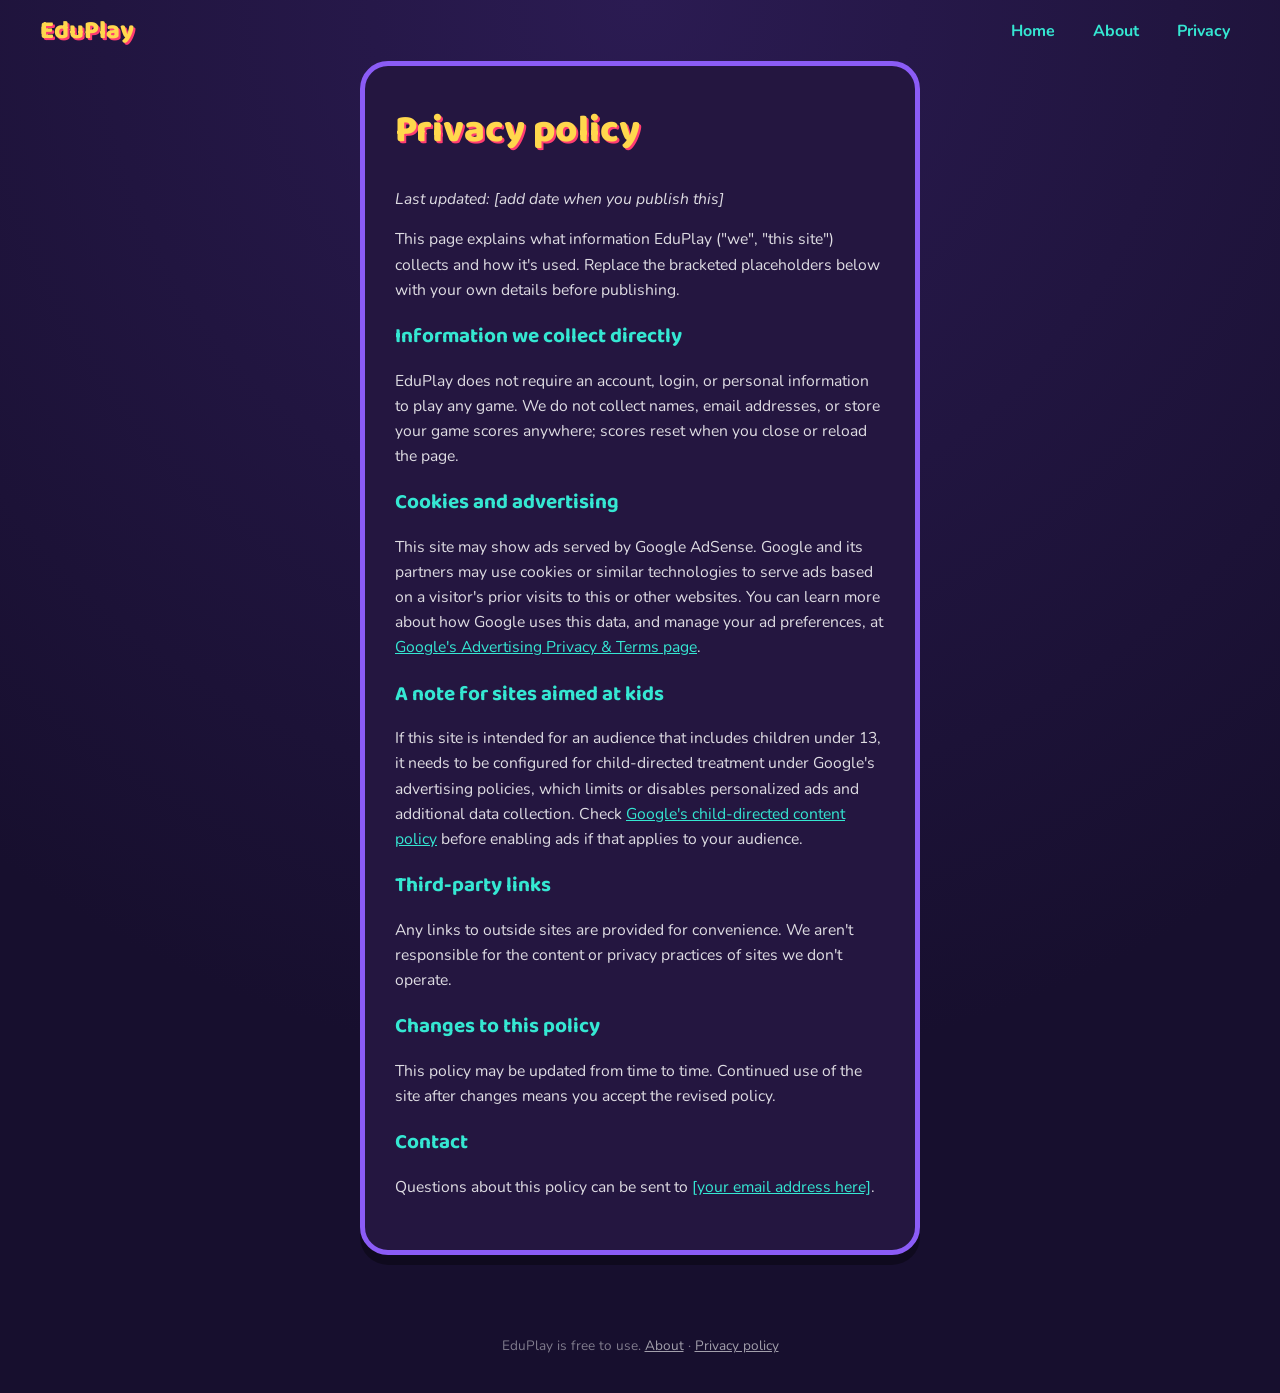
<file: privacy.html>
<!DOCTYPE html>
<html lang="en">
<head>
<meta charset="UTF-8">
<meta name="viewport" content="width=device-width, initial-scale=1.0">
<title>Privacy policy - EduPlay</title>
<meta name="description" content="EduPlay's privacy policy, including how ads and cookies are used.">
<link rel="icon" type="image/svg+xml" href="favicon.svg">
<link rel="stylesheet" href="css/global.css">
</head>
<body>

<header class="site-header">
  <a href="index.html" class="logo">EduPlay</a>
  <nav class="site-nav">
    <a href="index.html">Home</a>
    <a href="about.html">About</a>
    <a href="privacy.html">Privacy</a>
  </nav>
</header>

<div class="page">
  <div class="stage">
    <div class="content-card">
      <h1>Privacy policy</h1>
      <p><em>Last updated: [add date when you publish this]</em></p>

      <p>This page explains what information EduPlay ("we", "this site")
      collects and how it's used. Replace the bracketed placeholders below
      with your own details before publishing.</p>

      <h2>Information we collect directly</h2>
      <p>EduPlay does not require an account, login, or personal
      information to play any game. We do not collect names, email
      addresses, or store your game scores anywhere; scores reset when you
      close or reload the page.</p>

      <h2>Cookies and advertising</h2>
      <p>This site may show ads served by Google AdSense. Google and its
      partners may use cookies or similar technologies to serve ads based
      on a visitor's prior visits to this or other websites. You can learn
      more about how Google uses this data, and manage your ad
      preferences, at
      <a href="https://policies.google.com/technologies/partner-sites" target="_blank" rel="noopener">Google's Advertising Privacy &amp; Terms page</a>.</p>

      <h2>A note for sites aimed at kids</h2>
      <p>If this site is intended for an audience that includes children
      under 13, it needs to be configured for child-directed treatment
      under Google's advertising policies, which limits or disables
      personalized ads and additional data collection. Check
      <a href="https://support.google.com/adsense/answer/9004919" target="_blank" rel="noopener">Google's child-directed content policy</a>
      before enabling ads if that applies to your audience.</p>

      <h2>Third-party links</h2>
      <p>Any links to outside sites are provided for convenience. We
      aren't responsible for the content or privacy practices of sites we
      don't operate.</p>

      <h2>Changes to this policy</h2>
      <p>This policy may be updated from time to time. Continued use of
      the site after changes means you accept the revised policy.</p>

      <h2>Contact</h2>
      <p>Questions about this policy can be sent to
      <a href="mailto:[your email address here]">[your email address
      here]</a>.</p>
    </div>
  </div>
</div>

<footer class="site-footer">
  <p>EduPlay is free to use. <a href="about.html">About</a> · <a href="privacy.html">Privacy policy</a></p>
</footer>

</body>
</html>
</file>
<file: css/global.css>
@import url('https://fonts.googleapis.com/css2?family=Baloo+2:wght@500;700;800&family=Nunito:wght@700;900&display=swap');

:root{
  --bg-dark: #170F2E;
  --bg-panel: #241640;
  --yellow: #FFD84D;
  --pink: #FF3D71;
  --cyan: #35E7D2;
  --green: #4CE07A;
  --red: #FF4B4B;
  --purple: #8B5CF6;
  --white: #FFFFFF;
}

*{ box-sizing: border-box; }

html, body{
  margin: 0;
  padding: 0;
  min-height: 100%;
  background: radial-gradient(circle at 50% 0%, #2B1B52 0%, var(--bg-dark) 70%);
  font-family: 'Nunito', sans-serif;
  color: var(--white);
}

a{ color: var(--cyan); }

/* ---------- Site header / nav ---------- */
.site-header{
  display: flex;
  align-items: center;
  justify-content: space-between;
  flex-wrap: wrap;
  gap: 12px;
  padding: 10px 40px;
  max-width: 1600px;
  margin: 0 auto;
}

.site-header .logo{
  font-family: 'Baloo 2', cursive;
  font-weight: 800;
  font-size: 1.6rem;
  color: var(--yellow);
  text-decoration: none;
  text-shadow: 2px 2px 0 var(--pink);
  display: flex;
  align-items: center;
  gap: 8px;
}

.site-nav{
  display: flex;
  gap: 18px;
}

.site-nav a{
  font-weight: 700;
  color: var(--cyan);
  text-decoration: none;
  padding: 6px 10px;
  border-radius: 10px;
}

.site-nav a:hover{
  background: rgba(255,255,255,0.08);
}

/* ---------- Footer ---------- */
.site-footer{
  max-width: 1000px;
  margin: 24px auto 0;
  padding: 14px 24px 24px;
  text-align: center;
  color: rgba(255,255,255,0.45);
  font-size: 0.85rem;
}

.site-footer a{
  color: rgba(255,255,255,0.6);
}

/* ---------- Ad rails (reused by any page) ---------- */
/* 3-column grid: ad rails pin to the outer edges of the page, the stage
   stays fixed-width and centered in the middle column regardless of
   whether ad rails are present on a given page. */
.page{
  display: grid;
  grid-template-columns: 1fr minmax(0, 560px) 1fr;
  align-items: start;
  gap: 18px;
  max-width: 1600px;
  margin: 0 auto;
  padding: 0 32px 30px;
}

.stage{
  grid-column: 2;
}

.ad-rail{
  width: 160px;
  position: sticky;
  top: 20px;
  display: none;
}

.ad-rail:first-of-type{
  grid-column: 1;
  justify-self: start;
}

.ad-rail:last-of-type{
  grid-column: 3;
  justify-self: end;
}

@media (min-width: 1100px){
  .ad-rail{ display: block; }
}

.ad-slot{
  width: 160px;
  min-height: 600px;
  border: 2px dashed rgba(255,255,255,0.25);
  border-radius: 12px;
  background: rgba(255,255,255,0.03);
  display: flex;
  align-items: center;
  justify-content: center;
  text-align: center;
  color: rgba(255,255,255,0.35);
  font-size: 0.8rem;
  font-weight: 700;
  letter-spacing: 0.5px;
  padding: 10px;
}

.ad-slot-mobile{
  width: 100%;
  max-width: 520px;
  min-height: 100px;
  margin: 24px auto 0;
  border: 2px dashed rgba(255,255,255,0.25);
  border-radius: 12px;
  background: rgba(255,255,255,0.03);
  display: flex;
  align-items: center;
  justify-content: center;
  color: rgba(255,255,255,0.35);
  font-size: 0.8rem;
  font-weight: 700;
}

@media (min-width: 1100px){
  .ad-slot-mobile{ display: none; }
}

.stage{
  flex: 0 1 560px;
  width: 100%;
  display: flex;
  flex-direction: column;
  align-items: center;
}

/* ---------- Generic content page card (About / Privacy) ---------- */
.content-card{
  width: 100%;
  max-width: 640px;
  background: var(--bg-panel);
  border-radius: 28px;
  padding: 34px 30px;
  border: 5px solid var(--purple);
  box-shadow: 0 10px 0 rgba(0,0,0,0.35);
}

.content-card h1{
  font-family: 'Baloo 2', cursive;
  font-weight: 800;
  font-size: clamp(1.8rem, 6vw, 2.4rem);
  color: var(--yellow);
  text-shadow: 2px 2px 0 var(--pink);
  margin-top: 0;
}

.content-card h2{
  font-family: 'Baloo 2', cursive;
  font-weight: 700;
  font-size: 1.3rem;
  color: var(--cyan);
  margin-bottom: 6px;
}

.content-card p, .content-card li{
  line-height: 1.6;
  color: rgba(255,255,255,0.85);
  font-size: 0.98rem;
}

.content-card a{
  color: var(--cyan);
}
</file>
<file: games/addition-blitz/style.css>
.title-row{
  display: flex;
  align-items: center;
  justify-content: center;
  gap: 10px;
  position: relative;
  width: 100%;
}

h1.title{
  font-family: 'Baloo 2', cursive;
  font-weight: 800;
  font-size: clamp(1.9rem, 5.5vw, 3rem);
  text-align: center;
  margin: 6px 0 2px;
  letter-spacing: 1px;
  color: var(--yellow);
  text-shadow:
    3px 3px 0 var(--pink),
    6px 6px 0 rgba(0,0,0,0.35);
}

.mute-btn{
  position: absolute;
  right: 0;
  top: 50%;
  transform: translateY(-50%);
  font-size: 1.3rem;
  background: rgba(255,255,255,0.08);
  border: 2px solid rgba(255,255,255,0.15);
  border-radius: 12px;
  width: 42px;
  height: 42px;
  cursor: pointer;
  line-height: 1;
}

.mute-btn:hover{
  background: rgba(255,255,255,0.14);
}

.subtitle{
  font-weight: 700;
  color: var(--cyan);
  margin-bottom: 14px;
  font-size: clamp(0.85rem, 2vw, 1.05rem);
  text-align: center;
}

.scoreboard{
  display: grid;
  grid-template-columns: repeat(auto-fit, minmax(100px, 1fr));
  gap: 10px;
  width: 100%;
  max-width: 520px;
  margin-bottom: 14px;
}

.score-box{
  border-radius: 18px;
  padding: 14px 8px;
  text-align: center;
  border: 4px solid rgba(255,255,255,0.15);
}

.score-box.correct{ background: var(--green); }
.score-box.incorrect{ background: var(--red); }
.score-box.streak{ background: var(--purple); }
.score-box.best{ background: var(--yellow); color: #4A3800; }
.score-box.best .score-value{ color: #4A3800; }

.score-label{
  font-family: 'Baloo 2', cursive;
  font-size: 0.85rem;
  font-weight: 700;
  text-transform: uppercase;
  letter-spacing: 1px;
  opacity: 0.9;
}

.score-value{
  font-family: 'Baloo 2', cursive;
  font-size: clamp(1.5rem, 4.5vw, 2.1rem);
  font-weight: 800;
  line-height: 1.1;
}

/* ---------- Game card ---------- */
.game-card{
  width: 100%;
  max-width: 520px;
  background: var(--bg-panel);
  border-radius: 28px;
  padding: 20px 20px 18px;
  border: 5px solid var(--purple);
  box-shadow: 0 10px 0 rgba(0,0,0,0.35);
  text-align: center;
  position: relative;
  min-height: 300px;
}

/* ---------- Start screen (lives inside game-card) ---------- */
.start-screen{
  display: flex;
  flex-direction: column;
  align-items: center;
  justify-content: center;
  min-height: 250px;
  gap: 14px;
}

.start-screen .big-emoji{
  font-family: 'Baloo 2', cursive;
  font-weight: 800;
  font-size: clamp(2.1rem, 8vw, 2.8rem);
  color: var(--yellow);
  text-shadow: 3px 3px 0 var(--pink);
}

.start-screen p{
  font-weight: 700;
  color: var(--cyan);
  max-width: 320px;
  margin: 0;
  font-size: clamp(0.9rem, 3vw, 1.05rem);
}

.start-screen .best-note{
  color: var(--yellow);
  font-size: 0.9rem;
  min-height: 1.2em;
}

.play-btn{
  font-family: 'Baloo 2', cursive;
  font-weight: 800;
  font-size: clamp(1.6rem, 6vw, 2.1rem);
  padding: 18px 54px;
  border: none;
  border-radius: 20px;
  cursor: pointer;
  background: var(--green);
  color: #0B3B1B;
  box-shadow: 0 8px 0 #1F8A44;
  transition: transform 0.08s ease, box-shadow 0.08s ease;
  letter-spacing: 1px;
}

.play-btn:active{
  transform: translateY(6px);
  box-shadow: 0 2px 0 #1F8A44;
}

/* ---------- Play area (hidden until start) ---------- */
.play-area{
  display: none;
}

.play-area.visible{
  display: block;
}

.timer-wrap{
  width: 100%;
  height: 14px;
  background: rgba(255,255,255,0.12);
  border-radius: 10px;
  overflow: hidden;
  margin-bottom: 16px;
}

.timer-wrap.practice-hidden{
  visibility: hidden;
}

.timer-bar{
  height: 100%;
  width: 100%;
  background: linear-gradient(90deg, var(--cyan), var(--pink));
  transition: width 0.1s linear;
  border-radius: 10px;
}

.question{
  font-family: 'Baloo 2', cursive;
  font-weight: 800;
  font-size: clamp(2.6rem, 10vw, 4rem);
  color: var(--white);
  margin: 4px 0 16px;
  letter-spacing: 2px;
  text-shadow: 4px 4px 0 rgba(0,0,0,0.4);
}

.question .op{
  color: var(--yellow);
}

.answers{
  display: grid;
  grid-template-columns: 1fr 1fr;
  gap: 12px;
  margin-bottom: 8px;
}

.answer-btn{
  font-family: 'Baloo 2', cursive;
  font-size: clamp(1.4rem, 5vw, 1.9rem);
  font-weight: 700;
  padding: 14px 10px;
  border: none;
  border-radius: 18px;
  cursor: pointer;
  background: var(--cyan);
  color: #0A2E29;
  box-shadow: 0 6px 0 #1AA391;
  transition: transform 0.08s ease, box-shadow 0.08s ease;
}

.answer-btn:active{
  transform: translateY(4px);
  box-shadow: 0 2px 0 #1AA391;
}

.answer-btn.correct-flash{
  background: var(--green) !important;
  color: #0B3B1B !important;
  box-shadow: 0 6px 0 #1F8A44 !important;
}

.answer-btn.incorrect-flash{
  background: var(--red) !important;
  color: #4A0000 !important;
  box-shadow: 0 6px 0 #A61E1E !important;
}

.answer-btn:disabled{
  cursor: default;
}

.feedback{
  min-height: 26px;
  font-family: 'Baloo 2', cursive;
  font-weight: 700;
  font-size: clamp(1rem, 3.5vw, 1.3rem);
  margin-top: 4px;
}

.feedback.good{ color: var(--green); }
.feedback.bad{ color: var(--pink); }

/* ---------- Settings row ---------- */
.settings{
  width: 100%;
  max-width: 520px;
  margin-top: 14px;
  display: flex;
  flex-wrap: wrap;
  gap: 10px;
  justify-content: center;
}

.settings label{
  font-weight: 700;
  font-size: 0.9rem;
  color: var(--yellow);
  display: flex;
  align-items: center;
  gap: 6px;
  background: rgba(255,255,255,0.06);
  padding: 8px 12px;
  border-radius: 14px;
}

.settings select{
  font-family: 'Nunito', sans-serif;
  font-weight: 700;
  border-radius: 8px;
  border: none;
  padding: 4px 8px;
  background: var(--white);
  color: #241640;
}

.reset-btn{
  font-family: 'Baloo 2', cursive;
  font-weight: 700;
  font-size: 0.95rem;
  padding: 8px 18px;
  border-radius: 14px;
  border: none;
  cursor: pointer;
  background: var(--pink);
  color: var(--white);
  box-shadow: 0 4px 0 #B01F49;
}

.reset-btn:active{
  transform: translateY(3px);
  box-shadow: 0 1px 0 #B01F49;
}

.checkbox-label{
  display: flex;
  align-items: center;
  gap: 6px;
}

.checkbox-label input[type="checkbox"]{
  accent-color: var(--pink);
  width: 18px;
  height: 18px;
  cursor: pointer;
}

.keyboard-hint{
  margin-top: 8px;
  font-size: 0.78rem;
  color: rgba(255,255,255,0.4);
  text-align: center;
}

@media (max-width: 380px){
  .answers{ grid-template-columns: 1fr 1fr; }
}
</file>
<file: games/division-dash/style.css>
.title-row{
  display: flex;
  align-items: center;
  justify-content: center;
  gap: 10px;
  position: relative;
  width: 100%;
}

h1.title{
  font-family: 'Baloo 2', cursive;
  font-weight: 800;
  font-size: clamp(1.9rem, 5.5vw, 3rem);
  text-align: center;
  margin: 6px 0 2px;
  letter-spacing: 1px;
  color: var(--yellow);
  text-shadow:
    3px 3px 0 var(--pink),
    6px 6px 0 rgba(0,0,0,0.35);
}

.mute-btn{
  position: absolute;
  right: 0;
  top: 50%;
  transform: translateY(-50%);
  font-size: 1.3rem;
  background: rgba(255,255,255,0.08);
  border: 2px solid rgba(255,255,255,0.15);
  border-radius: 12px;
  width: 42px;
  height: 42px;
  cursor: pointer;
  line-height: 1;
}

.mute-btn:hover{
  background: rgba(255,255,255,0.14);
}

.subtitle{
  font-weight: 700;
  color: var(--cyan);
  margin-bottom: 14px;
  font-size: clamp(0.85rem, 2vw, 1.05rem);
  text-align: center;
}

.scoreboard{
  display: grid;
  grid-template-columns: repeat(auto-fit, minmax(100px, 1fr));
  gap: 10px;
  width: 100%;
  max-width: 520px;
  margin-bottom: 14px;
}

.score-box{
  border-radius: 18px;
  padding: 14px 8px;
  text-align: center;
  border: 4px solid rgba(255,255,255,0.15);
}

.score-box.correct{ background: var(--green); }
.score-box.incorrect{ background: var(--red); }
.score-box.streak{ background: var(--purple); }
.score-box.best{ background: var(--yellow); color: #4A3800; }
.score-box.best .score-value{ color: #4A3800; }

.score-label{
  font-family: 'Baloo 2', cursive;
  font-size: 0.85rem;
  font-weight: 700;
  text-transform: uppercase;
  letter-spacing: 1px;
  opacity: 0.9;
}

.score-value{
  font-family: 'Baloo 2', cursive;
  font-size: clamp(1.5rem, 4.5vw, 2.1rem);
  font-weight: 800;
  line-height: 1.1;
}

/* ---------- Game card ---------- */
.game-card{
  width: 100%;
  max-width: 520px;
  background: var(--bg-panel);
  border-radius: 28px;
  padding: 20px 20px 18px;
  border: 5px solid var(--purple);
  box-shadow: 0 10px 0 rgba(0,0,0,0.35);
  text-align: center;
  position: relative;
  min-height: 300px;
}

/* ---------- Start screen (lives inside game-card) ---------- */
.start-screen{
  display: flex;
  flex-direction: column;
  align-items: center;
  justify-content: center;
  min-height: 250px;
  gap: 14px;
}

.start-screen .big-emoji{
  font-family: 'Baloo 2', cursive;
  font-weight: 800;
  font-size: clamp(2.1rem, 8vw, 2.8rem);
  color: var(--yellow);
  text-shadow: 3px 3px 0 var(--pink);
}

.start-screen p{
  font-weight: 700;
  color: var(--cyan);
  max-width: 320px;
  margin: 0;
  font-size: clamp(0.9rem, 3vw, 1.05rem);
}

.start-screen .best-note{
  color: var(--yellow);
  font-size: 0.9rem;
  min-height: 1.2em;
}

.play-btn{
  font-family: 'Baloo 2', cursive;
  font-weight: 800;
  font-size: clamp(1.6rem, 6vw, 2.1rem);
  padding: 18px 54px;
  border: none;
  border-radius: 20px;
  cursor: pointer;
  background: var(--green);
  color: #0B3B1B;
  box-shadow: 0 8px 0 #1F8A44;
  transition: transform 0.08s ease, box-shadow 0.08s ease;
  letter-spacing: 1px;
}

.play-btn:active{
  transform: translateY(6px);
  box-shadow: 0 2px 0 #1F8A44;
}

/* ---------- Play area (hidden until start) ---------- */
.play-area{
  display: none;
}

.play-area.visible{
  display: block;
}

.timer-wrap{
  width: 100%;
  height: 14px;
  background: rgba(255,255,255,0.12);
  border-radius: 10px;
  overflow: hidden;
  margin-bottom: 16px;
}

.timer-wrap.practice-hidden{
  visibility: hidden;
}

.timer-bar{
  height: 100%;
  width: 100%;
  background: linear-gradient(90deg, var(--cyan), var(--pink));
  transition: width 0.1s linear;
  border-radius: 10px;
}

.question{
  font-family: 'Baloo 2', cursive;
  font-weight: 800;
  font-size: clamp(2.6rem, 10vw, 4rem);
  color: var(--white);
  margin: 4px 0 16px;
  letter-spacing: 2px;
  text-shadow: 4px 4px 0 rgba(0,0,0,0.4);
}

.question .op{
  color: var(--yellow);
}

.answers{
  display: grid;
  grid-template-columns: 1fr 1fr;
  gap: 12px;
  margin-bottom: 8px;
}

.answer-btn{
  font-family: 'Baloo 2', cursive;
  font-size: clamp(1.4rem, 5vw, 1.9rem);
  font-weight: 700;
  padding: 14px 10px;
  border: none;
  border-radius: 18px;
  cursor: pointer;
  background: var(--cyan);
  color: #0A2E29;
  box-shadow: 0 6px 0 #1AA391;
  transition: transform 0.08s ease, box-shadow 0.08s ease;
}

.answer-btn:active{
  transform: translateY(4px);
  box-shadow: 0 2px 0 #1AA391;
}

.answer-btn.correct-flash{
  background: var(--green) !important;
  color: #0B3B1B !important;
  box-shadow: 0 6px 0 #1F8A44 !important;
}

.answer-btn.incorrect-flash{
  background: var(--red) !important;
  color: #4A0000 !important;
  box-shadow: 0 6px 0 #A61E1E !important;
}

.answer-btn:disabled{
  cursor: default;
}

.feedback{
  min-height: 26px;
  font-family: 'Baloo 2', cursive;
  font-weight: 700;
  font-size: clamp(1rem, 3.5vw, 1.3rem);
  margin-top: 4px;
}

.feedback.good{ color: var(--green); }
.feedback.bad{ color: var(--pink); }

/* ---------- Settings row ---------- */
.settings{
  width: 100%;
  max-width: 520px;
  margin-top: 14px;
  display: flex;
  flex-wrap: wrap;
  gap: 10px;
  justify-content: center;
}

.settings label{
  font-weight: 700;
  font-size: 0.9rem;
  color: var(--yellow);
  display: flex;
  align-items: center;
  gap: 6px;
  background: rgba(255,255,255,0.06);
  padding: 8px 12px;
  border-radius: 14px;
}

.settings select{
  font-family: 'Nunito', sans-serif;
  font-weight: 700;
  border-radius: 8px;
  border: none;
  padding: 4px 8px;
  background: var(--white);
  color: #241640;
}

.reset-btn{
  font-family: 'Baloo 2', cursive;
  font-weight: 700;
  font-size: 0.95rem;
  padding: 8px 18px;
  border-radius: 14px;
  border: none;
  cursor: pointer;
  background: var(--pink);
  color: var(--white);
  box-shadow: 0 4px 0 #B01F49;
}

.reset-btn:active{
  transform: translateY(3px);
  box-shadow: 0 1px 0 #B01F49;
}

.checkbox-label{
  display: flex;
  align-items: center;
  gap: 6px;
}

.checkbox-label input[type="checkbox"]{
  accent-color: var(--pink);
  width: 18px;
  height: 18px;
  cursor: pointer;
}

.keyboard-hint{
  margin-top: 8px;
  font-size: 0.78rem;
  color: rgba(255,255,255,0.4);
  text-align: center;
}

@media (max-width: 380px){
  .answers{ grid-template-columns: 1fr 1fr; }
}
</file>
<file: games/flag-frenzy/style.css>
.title-row{
  display: flex;
  align-items: center;
  justify-content: center;
  gap: 10px;
  position: relative;
  width: 100%;
}

h1.title{
  font-family: 'Baloo 2', cursive;
  font-weight: 800;
  font-size: clamp(1.9rem, 5.5vw, 3rem);
  text-align: center;
  margin: 6px 0 2px;
  letter-spacing: 1px;
  color: var(--yellow);
  text-shadow:
    3px 3px 0 var(--pink),
    6px 6px 0 rgba(0,0,0,0.35);
}

.mute-btn{
  position: absolute;
  right: 0;
  top: 50%;
  transform: translateY(-50%);
  font-size: 1.3rem;
  background: rgba(255,255,255,0.08);
  border: 2px solid rgba(255,255,255,0.15);
  border-radius: 12px;
  width: 42px;
  height: 42px;
  cursor: pointer;
  line-height: 1;
}

.mute-btn:hover{
  background: rgba(255,255,255,0.14);
}

.subtitle{
  font-weight: 700;
  color: var(--cyan);
  margin-bottom: 14px;
  font-size: clamp(0.85rem, 2vw, 1.05rem);
  text-align: center;
}

.scoreboard{
  display: grid;
  grid-template-columns: repeat(auto-fit, minmax(100px, 1fr));
  gap: 10px;
  width: 100%;
  max-width: 520px;
  margin-bottom: 14px;
}

.score-box{
  border-radius: 18px;
  padding: 14px 8px;
  text-align: center;
  border: 4px solid rgba(255,255,255,0.15);
}

.score-box.correct{ background: var(--green); }
.score-box.incorrect{ background: var(--red); }
.score-box.streak{ background: var(--purple); }
.score-box.best{ background: var(--yellow); color: #4A3800; }
.score-box.best .score-value{ color: #4A3800; }

.score-label{
  font-family: 'Baloo 2', cursive;
  font-size: 0.85rem;
  font-weight: 700;
  text-transform: uppercase;
  letter-spacing: 1px;
  opacity: 0.9;
}

.score-value{
  font-family: 'Baloo 2', cursive;
  font-size: clamp(1.5rem, 4.5vw, 2.1rem);
  font-weight: 800;
  line-height: 1.1;
}

/* ---------- Game card ---------- */
.game-card{
  width: 100%;
  max-width: 520px;
  background: var(--bg-panel);
  border-radius: 28px;
  padding: 20px 20px 18px;
  border: 5px solid var(--purple);
  box-shadow: 0 10px 0 rgba(0,0,0,0.35);
  text-align: center;
  position: relative;
  min-height: 300px;
}

/* ---------- Start screen (lives inside game-card) ---------- */
.start-screen{
  display: flex;
  flex-direction: column;
  align-items: center;
  justify-content: center;
  min-height: 250px;
  gap: 14px;
}

.start-screen .big-emoji{
  font-family: 'Baloo 2', cursive;
  font-weight: 800;
  font-size: clamp(2.1rem, 8vw, 2.8rem);
  color: var(--yellow);
  text-shadow: 3px 3px 0 var(--pink);
}

.start-screen p{
  font-weight: 700;
  color: var(--cyan);
  max-width: 320px;
  margin: 0;
  font-size: clamp(0.9rem, 3vw, 1.05rem);
}

.start-screen .best-note{
  color: var(--yellow);
  font-size: 0.9rem;
  min-height: 1.2em;
}

.play-btn{
  font-family: 'Baloo 2', cursive;
  font-weight: 800;
  font-size: clamp(1.6rem, 6vw, 2.1rem);
  padding: 18px 54px;
  border: none;
  border-radius: 20px;
  cursor: pointer;
  background: var(--green);
  color: #0B3B1B;
  box-shadow: 0 8px 0 #1F8A44;
  transition: transform 0.08s ease, box-shadow 0.08s ease;
  letter-spacing: 1px;
}

.play-btn:active{
  transform: translateY(6px);
  box-shadow: 0 2px 0 #1F8A44;
}

/* ---------- Play area (hidden until start) ---------- */
.play-area{
  display: none;
}

.play-area.visible{
  display: block;
}

.timer-wrap{
  width: 100%;
  height: 14px;
  background: rgba(255,255,255,0.12);
  border-radius: 10px;
  overflow: hidden;
  margin-bottom: 16px;
}

.timer-wrap.practice-hidden{
  visibility: hidden;
}

.timer-bar{
  height: 100%;
  width: 100%;
  background: linear-gradient(90deg, var(--cyan), var(--pink));
  transition: width 0.1s linear;
  border-radius: 10px;
}

.question{
  font-family: 'Baloo 2', cursive;
  font-weight: 800;
  font-size: clamp(2.6rem, 10vw, 4rem);
  color: var(--white);
  margin: 4px 0 16px;
  letter-spacing: 2px;
  text-shadow: 4px 4px 0 rgba(0,0,0,0.4);
}

.question .op{
  color: var(--yellow);
}

.answers{
  display: grid;
  grid-template-columns: 1fr 1fr;
  gap: 12px;
  margin-bottom: 8px;
}

.answer-btn{
  font-family: 'Baloo 2', cursive;
  font-size: clamp(1.4rem, 5vw, 1.9rem);
  font-weight: 700;
  padding: 14px 10px;
  border: none;
  border-radius: 18px;
  cursor: pointer;
  background: var(--cyan);
  color: #0A2E29;
  box-shadow: 0 6px 0 #1AA391;
  transition: transform 0.08s ease, box-shadow 0.08s ease;
}

.answer-btn:active{
  transform: translateY(4px);
  box-shadow: 0 2px 0 #1AA391;
}

.answer-btn.correct-flash{
  background: var(--green) !important;
  color: #0B3B1B !important;
  box-shadow: 0 6px 0 #1F8A44 !important;
}

.answer-btn.incorrect-flash{
  background: var(--red) !important;
  color: #4A0000 !important;
  box-shadow: 0 6px 0 #A61E1E !important;
}

.answer-btn:disabled{
  cursor: default;
}

.feedback{
  min-height: 26px;
  font-family: 'Baloo 2', cursive;
  font-weight: 700;
  font-size: clamp(1rem, 3.5vw, 1.3rem);
  margin-top: 4px;
}

.feedback.good{ color: var(--green); }
.feedback.bad{ color: var(--pink); }

/* ---------- Settings row ---------- */
.settings{
  width: 100%;
  max-width: 520px;
  margin-top: 14px;
  display: flex;
  flex-wrap: wrap;
  gap: 10px;
  justify-content: center;
}

.settings label{
  font-weight: 700;
  font-size: 0.9rem;
  color: var(--yellow);
  display: flex;
  align-items: center;
  gap: 6px;
  background: rgba(255,255,255,0.06);
  padding: 8px 12px;
  border-radius: 14px;
}

.settings select{
  font-family: 'Nunito', sans-serif;
  font-weight: 700;
  border-radius: 8px;
  border: none;
  padding: 4px 8px;
  background: var(--white);
  color: #241640;
}

.reset-btn{
  font-family: 'Baloo 2', cursive;
  font-weight: 700;
  font-size: 0.95rem;
  padding: 8px 18px;
  border-radius: 14px;
  border: none;
  cursor: pointer;
  background: var(--pink);
  color: var(--white);
  box-shadow: 0 4px 0 #B01F49;
}

.reset-btn:active{
  transform: translateY(3px);
  box-shadow: 0 1px 0 #B01F49;
}

.checkbox-label{
  display: flex;
  align-items: center;
  gap: 6px;
}

.checkbox-label input[type="checkbox"]{
  accent-color: var(--pink);
  width: 18px;
  height: 18px;
  cursor: pointer;
}

.keyboard-hint{
  margin-top: 8px;
  font-size: 0.78rem;
  color: rgba(255,255,255,0.4);
  text-align: center;
}

@media (max-width: 380px){
  .answers{ grid-template-columns: 1fr 1fr; }
}

/* Slightly smaller text for country-name answer options (longer than digits) */
.answer-btn{
  font-size: clamp(1rem, 4vw, 1.35rem);
  padding: 14px 8px;
}

/* Big flag glyph */
.question{
  font-size: clamp(3.5rem, 16vw, 5.5rem);
  margin: 4px 0 16px;
}
</file>
<file: games/spelling-sprint/style.css>
.title-row{
  display: flex;
  align-items: center;
  justify-content: center;
  gap: 10px;
  position: relative;
  width: 100%;
}

h1.title{
  font-family: 'Baloo 2', cursive;
  font-weight: 800;
  font-size: clamp(1.9rem, 5.5vw, 3rem);
  text-align: center;
  margin: 6px 0 2px;
  letter-spacing: 1px;
  color: var(--yellow);
  text-shadow:
    3px 3px 0 var(--pink),
    6px 6px 0 rgba(0,0,0,0.35);
}

.mute-btn{
  position: absolute;
  right: 0;
  top: 50%;
  transform: translateY(-50%);
  font-size: 1.3rem;
  background: rgba(255,255,255,0.08);
  border: 2px solid rgba(255,255,255,0.15);
  border-radius: 12px;
  width: 42px;
  height: 42px;
  cursor: pointer;
  line-height: 1;
}

.mute-btn:hover{
  background: rgba(255,255,255,0.14);
}

.subtitle{
  font-weight: 700;
  color: var(--cyan);
  margin-bottom: 14px;
  font-size: clamp(0.85rem, 2vw, 1.05rem);
  text-align: center;
}

.scoreboard{
  display: grid;
  grid-template-columns: repeat(auto-fit, minmax(100px, 1fr));
  gap: 10px;
  width: 100%;
  max-width: 520px;
  margin-bottom: 14px;
}

.score-box{
  border-radius: 18px;
  padding: 14px 8px;
  text-align: center;
  border: 4px solid rgba(255,255,255,0.15);
}

.score-box.correct{ background: var(--green); }
.score-box.incorrect{ background: var(--red); }
.score-box.streak{ background: var(--purple); }
.score-box.best{ background: var(--yellow); color: #4A3800; }
.score-box.best .score-value{ color: #4A3800; }

.score-label{
  font-family: 'Baloo 2', cursive;
  font-size: 0.85rem;
  font-weight: 700;
  text-transform: uppercase;
  letter-spacing: 1px;
  opacity: 0.9;
}

.score-value{
  font-family: 'Baloo 2', cursive;
  font-size: clamp(1.5rem, 4.5vw, 2.1rem);
  font-weight: 800;
  line-height: 1.1;
}

/* ---------- Game card ---------- */
.game-card{
  width: 100%;
  max-width: 520px;
  background: var(--bg-panel);
  border-radius: 28px;
  padding: 20px 20px 18px;
  border: 5px solid var(--purple);
  box-shadow: 0 10px 0 rgba(0,0,0,0.35);
  text-align: center;
  position: relative;
  min-height: 300px;
}

/* ---------- Start screen (lives inside game-card) ---------- */
.start-screen{
  display: flex;
  flex-direction: column;
  align-items: center;
  justify-content: center;
  min-height: 250px;
  gap: 14px;
}

.start-screen .big-emoji{
  font-family: 'Baloo 2', cursive;
  font-weight: 800;
  font-size: clamp(2.1rem, 8vw, 2.8rem);
  color: var(--yellow);
  text-shadow: 3px 3px 0 var(--pink);
}

.start-screen p{
  font-weight: 700;
  color: var(--cyan);
  max-width: 320px;
  margin: 0;
  font-size: clamp(0.9rem, 3vw, 1.05rem);
}

.start-screen .best-note{
  color: var(--yellow);
  font-size: 0.9rem;
  min-height: 1.2em;
}

.play-btn{
  font-family: 'Baloo 2', cursive;
  font-weight: 800;
  font-size: clamp(1.6rem, 6vw, 2.1rem);
  padding: 18px 54px;
  border: none;
  border-radius: 20px;
  cursor: pointer;
  background: var(--green);
  color: #0B3B1B;
  box-shadow: 0 8px 0 #1F8A44;
  transition: transform 0.08s ease, box-shadow 0.08s ease;
  letter-spacing: 1px;
}

.play-btn:active{
  transform: translateY(6px);
  box-shadow: 0 2px 0 #1F8A44;
}

/* ---------- Play area (hidden until start) ---------- */
.play-area{
  display: none;
}

.play-area.visible{
  display: block;
}

.timer-wrap{
  width: 100%;
  height: 14px;
  background: rgba(255,255,255,0.12);
  border-radius: 10px;
  overflow: hidden;
  margin-bottom: 16px;
}

.timer-wrap.practice-hidden{
  visibility: hidden;
}

.timer-bar{
  height: 100%;
  width: 100%;
  background: linear-gradient(90deg, var(--cyan), var(--pink));
  transition: width 0.1s linear;
  border-radius: 10px;
}

.question{
  font-family: 'Baloo 2', cursive;
  font-weight: 800;
  font-size: clamp(2.6rem, 10vw, 4rem);
  color: var(--white);
  margin: 4px 0 16px;
  letter-spacing: 2px;
  text-shadow: 4px 4px 0 rgba(0,0,0,0.4);
}

.question .op{
  color: var(--yellow);
}

.answers{
  display: grid;
  grid-template-columns: 1fr 1fr;
  gap: 12px;
  margin-bottom: 8px;
}

.answer-btn{
  font-family: 'Baloo 2', cursive;
  font-size: clamp(1.4rem, 5vw, 1.9rem);
  font-weight: 700;
  padding: 14px 10px;
  border: none;
  border-radius: 18px;
  cursor: pointer;
  background: var(--cyan);
  color: #0A2E29;
  box-shadow: 0 6px 0 #1AA391;
  transition: transform 0.08s ease, box-shadow 0.08s ease;
}

.answer-btn:active{
  transform: translateY(4px);
  box-shadow: 0 2px 0 #1AA391;
}

.answer-btn.correct-flash{
  background: var(--green) !important;
  color: #0B3B1B !important;
  box-shadow: 0 6px 0 #1F8A44 !important;
}

.answer-btn.incorrect-flash{
  background: var(--red) !important;
  color: #4A0000 !important;
  box-shadow: 0 6px 0 #A61E1E !important;
}

.answer-btn:disabled{
  cursor: default;
}

.feedback{
  min-height: 26px;
  font-family: 'Baloo 2', cursive;
  font-weight: 700;
  font-size: clamp(1rem, 3.5vw, 1.3rem);
  margin-top: 4px;
}

.feedback.good{ color: var(--green); }
.feedback.bad{ color: var(--pink); }

/* ---------- Settings row ---------- */
.settings{
  width: 100%;
  max-width: 520px;
  margin-top: 14px;
  display: flex;
  flex-wrap: wrap;
  gap: 10px;
  justify-content: center;
}

.settings label{
  font-weight: 700;
  font-size: 0.9rem;
  color: var(--yellow);
  display: flex;
  align-items: center;
  gap: 6px;
  background: rgba(255,255,255,0.06);
  padding: 8px 12px;
  border-radius: 14px;
}

.settings select{
  font-family: 'Nunito', sans-serif;
  font-weight: 700;
  border-radius: 8px;
  border: none;
  padding: 4px 8px;
  background: var(--white);
  color: #241640;
}

.reset-btn{
  font-family: 'Baloo 2', cursive;
  font-weight: 700;
  font-size: 0.95rem;
  padding: 8px 18px;
  border-radius: 14px;
  border: none;
  cursor: pointer;
  background: var(--pink);
  color: var(--white);
  box-shadow: 0 4px 0 #B01F49;
}

.reset-btn:active{
  transform: translateY(3px);
  box-shadow: 0 1px 0 #B01F49;
}

.checkbox-label{
  display: flex;
  align-items: center;
  gap: 6px;
}

.checkbox-label input[type="checkbox"]{
  accent-color: var(--pink);
  width: 18px;
  height: 18px;
  cursor: pointer;
}

.keyboard-hint{
  margin-top: 8px;
  font-size: 0.78rem;
  color: rgba(255,255,255,0.4);
  text-align: center;
}

@media (max-width: 380px){
  .answers{ grid-template-columns: 1fr 1fr; }
}

/* Slightly smaller text for word/country answer options (longer than digits) */
.answer-btn{
  font-size: clamp(1rem, 4vw, 1.35rem);
  padding: 14px 8px;
}

.question{
  font-size: clamp(1.6rem, 6vw, 2.3rem);
}
</file>
<file: games/subtraction-showdown/style.css>
.title-row{
  display: flex;
  align-items: center;
  justify-content: center;
  gap: 10px;
  position: relative;
  width: 100%;
}

h1.title{
  font-family: 'Baloo 2', cursive;
  font-weight: 800;
  font-size: clamp(1.9rem, 5.5vw, 3rem);
  text-align: center;
  margin: 6px 0 2px;
  letter-spacing: 1px;
  color: var(--yellow);
  text-shadow:
    3px 3px 0 var(--pink),
    6px 6px 0 rgba(0,0,0,0.35);
}

.mute-btn{
  position: absolute;
  right: 0;
  top: 50%;
  transform: translateY(-50%);
  font-size: 1.3rem;
  background: rgba(255,255,255,0.08);
  border: 2px solid rgba(255,255,255,0.15);
  border-radius: 12px;
  width: 42px;
  height: 42px;
  cursor: pointer;
  line-height: 1;
}

.mute-btn:hover{
  background: rgba(255,255,255,0.14);
}

.subtitle{
  font-weight: 700;
  color: var(--cyan);
  margin-bottom: 14px;
  font-size: clamp(0.85rem, 2vw, 1.05rem);
  text-align: center;
}

.scoreboard{
  display: grid;
  grid-template-columns: repeat(auto-fit, minmax(100px, 1fr));
  gap: 10px;
  width: 100%;
  max-width: 520px;
  margin-bottom: 14px;
}

.score-box{
  border-radius: 18px;
  padding: 14px 8px;
  text-align: center;
  border: 4px solid rgba(255,255,255,0.15);
}

.score-box.correct{ background: var(--green); }
.score-box.incorrect{ background: var(--red); }
.score-box.streak{ background: var(--purple); }
.score-box.best{ background: var(--yellow); color: #4A3800; }
.score-box.best .score-value{ color: #4A3800; }

.score-label{
  font-family: 'Baloo 2', cursive;
  font-size: 0.85rem;
  font-weight: 700;
  text-transform: uppercase;
  letter-spacing: 1px;
  opacity: 0.9;
}

.score-value{
  font-family: 'Baloo 2', cursive;
  font-size: clamp(1.5rem, 4.5vw, 2.1rem);
  font-weight: 800;
  line-height: 1.1;
}

/* ---------- Game card ---------- */
.game-card{
  width: 100%;
  max-width: 520px;
  background: var(--bg-panel);
  border-radius: 28px;
  padding: 20px 20px 18px;
  border: 5px solid var(--purple);
  box-shadow: 0 10px 0 rgba(0,0,0,0.35);
  text-align: center;
  position: relative;
  min-height: 300px;
}

/* ---------- Start screen (lives inside game-card) ---------- */
.start-screen{
  display: flex;
  flex-direction: column;
  align-items: center;
  justify-content: center;
  min-height: 250px;
  gap: 14px;
}

.start-screen .big-emoji{
  font-family: 'Baloo 2', cursive;
  font-weight: 800;
  font-size: clamp(2.1rem, 8vw, 2.8rem);
  color: var(--yellow);
  text-shadow: 3px 3px 0 var(--pink);
}

.start-screen p{
  font-weight: 700;
  color: var(--cyan);
  max-width: 320px;
  margin: 0;
  font-size: clamp(0.9rem, 3vw, 1.05rem);
}

.start-screen .best-note{
  color: var(--yellow);
  font-size: 0.9rem;
  min-height: 1.2em;
}

.play-btn{
  font-family: 'Baloo 2', cursive;
  font-weight: 800;
  font-size: clamp(1.6rem, 6vw, 2.1rem);
  padding: 18px 54px;
  border: none;
  border-radius: 20px;
  cursor: pointer;
  background: var(--green);
  color: #0B3B1B;
  box-shadow: 0 8px 0 #1F8A44;
  transition: transform 0.08s ease, box-shadow 0.08s ease;
  letter-spacing: 1px;
}

.play-btn:active{
  transform: translateY(6px);
  box-shadow: 0 2px 0 #1F8A44;
}

/* ---------- Play area (hidden until start) ---------- */
.play-area{
  display: none;
}

.play-area.visible{
  display: block;
}

.timer-wrap{
  width: 100%;
  height: 14px;
  background: rgba(255,255,255,0.12);
  border-radius: 10px;
  overflow: hidden;
  margin-bottom: 16px;
}

.timer-wrap.practice-hidden{
  visibility: hidden;
}

.timer-bar{
  height: 100%;
  width: 100%;
  background: linear-gradient(90deg, var(--cyan), var(--pink));
  transition: width 0.1s linear;
  border-radius: 10px;
}

.question{
  font-family: 'Baloo 2', cursive;
  font-weight: 800;
  font-size: clamp(2.6rem, 10vw, 4rem);
  color: var(--white);
  margin: 4px 0 16px;
  letter-spacing: 2px;
  text-shadow: 4px 4px 0 rgba(0,0,0,0.4);
}

.question .op{
  color: var(--yellow);
}

.answers{
  display: grid;
  grid-template-columns: 1fr 1fr;
  gap: 12px;
  margin-bottom: 8px;
}

.answer-btn{
  font-family: 'Baloo 2', cursive;
  font-size: clamp(1.4rem, 5vw, 1.9rem);
  font-weight: 700;
  padding: 14px 10px;
  border: none;
  border-radius: 18px;
  cursor: pointer;
  background: var(--cyan);
  color: #0A2E29;
  box-shadow: 0 6px 0 #1AA391;
  transition: transform 0.08s ease, box-shadow 0.08s ease;
}

.answer-btn:active{
  transform: translateY(4px);
  box-shadow: 0 2px 0 #1AA391;
}

.answer-btn.correct-flash{
  background: var(--green) !important;
  color: #0B3B1B !important;
  box-shadow: 0 6px 0 #1F8A44 !important;
}

.answer-btn.incorrect-flash{
  background: var(--red) !important;
  color: #4A0000 !important;
  box-shadow: 0 6px 0 #A61E1E !important;
}

.answer-btn:disabled{
  cursor: default;
}

.feedback{
  min-height: 26px;
  font-family: 'Baloo 2', cursive;
  font-weight: 700;
  font-size: clamp(1rem, 3.5vw, 1.3rem);
  margin-top: 4px;
}

.feedback.good{ color: var(--green); }
.feedback.bad{ color: var(--pink); }

/* ---------- Settings row ---------- */
.settings{
  width: 100%;
  max-width: 520px;
  margin-top: 14px;
  display: flex;
  flex-wrap: wrap;
  gap: 10px;
  justify-content: center;
}

.settings label{
  font-weight: 700;
  font-size: 0.9rem;
  color: var(--yellow);
  display: flex;
  align-items: center;
  gap: 6px;
  background: rgba(255,255,255,0.06);
  padding: 8px 12px;
  border-radius: 14px;
}

.settings select{
  font-family: 'Nunito', sans-serif;
  font-weight: 700;
  border-radius: 8px;
  border: none;
  padding: 4px 8px;
  background: var(--white);
  color: #241640;
}

.reset-btn{
  font-family: 'Baloo 2', cursive;
  font-weight: 700;
  font-size: 0.95rem;
  padding: 8px 18px;
  border-radius: 14px;
  border: none;
  cursor: pointer;
  background: var(--pink);
  color: var(--white);
  box-shadow: 0 4px 0 #B01F49;
}

.reset-btn:active{
  transform: translateY(3px);
  box-shadow: 0 1px 0 #B01F49;
}

.checkbox-label{
  display: flex;
  align-items: center;
  gap: 6px;
}

.checkbox-label input[type="checkbox"]{
  accent-color: var(--pink);
  width: 18px;
  height: 18px;
  cursor: pointer;
}

.keyboard-hint{
  margin-top: 8px;
  font-size: 0.78rem;
  color: rgba(255,255,255,0.4);
  text-align: center;
}

@media (max-width: 380px){
  .answers{ grid-template-columns: 1fr 1fr; }
}
</file>
<file: games/times-table-blast/style.css>
.title-row{
  display: flex;
  align-items: center;
  justify-content: center;
  gap: 10px;
  position: relative;
  width: 100%;
}

h1.title{
  font-family: 'Baloo 2', cursive;
  font-weight: 800;
  font-size: clamp(1.7rem, 5vw, 2.6rem);
  text-align: center;
  margin: 2px 0 2px;
  letter-spacing: 1px;
  color: var(--yellow);
  text-shadow:
    3px 3px 0 var(--pink),
    6px 6px 0 rgba(0,0,0,0.35);
}

.mute-btn{
  position: absolute;
  right: 0;
  top: 50%;
  transform: translateY(-50%);
  font-size: 1.3rem;
  background: rgba(255,255,255,0.08);
  border: 2px solid rgba(255,255,255,0.15);
  border-radius: 12px;
  width: 42px;
  height: 42px;
  cursor: pointer;
  line-height: 1;
}

.mute-btn:hover{
  background: rgba(255,255,255,0.14);
}

.subtitle{
  font-weight: 700;
  color: var(--cyan);
  margin-bottom: 10px;
  font-size: clamp(0.9rem, 2.2vw, 1.1rem);
  text-align: center;
}

.scoreboard{
  display: grid;
  grid-template-columns: repeat(auto-fit, minmax(100px, 1fr));
  gap: 10px;
  width: 100%;
  max-width: 520px;
  margin-bottom: 12px;
}

.score-box{
  border-radius: 18px;
  padding: 10px 8px;
  text-align: center;
  border: 4px solid rgba(255,255,255,0.15);
}

.score-box.correct{ background: var(--green); }
.score-box.incorrect{ background: var(--red); }
.score-box.streak{ background: var(--purple); }
.score-box.best{ background: var(--yellow); color: #4A3800; }
.score-box.best .score-value{ color: #4A3800; }

.score-label{
  font-family: 'Baloo 2', cursive;
  font-size: 0.85rem;
  font-weight: 700;
  text-transform: uppercase;
  letter-spacing: 1px;
  opacity: 0.9;
}

.score-value{
  font-family: 'Baloo 2', cursive;
  font-size: clamp(1.8rem, 6vw, 2.6rem);
  font-weight: 800;
  line-height: 1.1;
}

/* ---------- Game card ---------- */
.game-card{
  width: 100%;
  max-width: 520px;
  background: var(--bg-panel);
  border-radius: 28px;
  padding: 18px 20px 16px;
  border: 5px solid var(--purple);
  box-shadow: 0 10px 0 rgba(0,0,0,0.35);
  text-align: center;
  position: relative;
  min-height: 260px;
}

/* ---------- Start screen (lives inside game-card) ---------- */
.start-screen{
  display: flex;
  flex-direction: column;
  align-items: center;
  justify-content: center;
  min-height: 190px;
  gap: 12px;
}

.start-screen .big-emoji{
  font-family: 'Baloo 2', cursive;
  font-weight: 800;
  font-size: clamp(2rem, 8vw, 2.8rem);
  color: var(--yellow);
  text-shadow: 3px 3px 0 var(--pink);
}

.start-screen p{
  font-weight: 700;
  color: var(--cyan);
  max-width: 320px;
  margin: 0;
  font-size: clamp(0.9rem, 3vw, 1.05rem);
}

.start-screen .best-note{
  color: var(--yellow);
  font-size: 0.9rem;
  min-height: 1.2em;
}

.play-btn{
  font-family: 'Baloo 2', cursive;
  font-weight: 800;
  font-size: clamp(1.4rem, 5vw, 1.9rem);
  padding: 14px 46px;
  border: none;
  border-radius: 20px;
  cursor: pointer;
  background: var(--green);
  color: #0B3B1B;
  box-shadow: 0 8px 0 #1F8A44;
  transition: transform 0.08s ease, box-shadow 0.08s ease;
  letter-spacing: 1px;
}

.play-btn:active{
  transform: translateY(6px);
  box-shadow: 0 2px 0 #1F8A44;
}

/* ---------- Play area (hidden until start) ---------- */
.play-area{
  display: none;
}

.play-area.visible{
  display: block;
}

.timer-wrap{
  width: 100%;
  height: 14px;
  background: rgba(255,255,255,0.12);
  border-radius: 10px;
  overflow: hidden;
  margin-bottom: 24px;
}

.timer-wrap.practice-hidden{
  visibility: hidden;
}

.timer-bar{
  height: 100%;
  width: 100%;
  background: linear-gradient(90deg, var(--cyan), var(--pink));
  transition: width 0.1s linear;
  border-radius: 10px;
}

.question{
  font-family: 'Baloo 2', cursive;
  font-weight: 800;
  font-size: clamp(3.2rem, 14vw, 5.2rem);
  color: var(--white);
  margin: 10px 0 26px;
  letter-spacing: 2px;
  text-shadow: 4px 4px 0 rgba(0,0,0,0.4);
}

.question .op{
  color: var(--yellow);
}

.answers{
  display: grid;
  grid-template-columns: 1fr 1fr;
  gap: 16px;
  margin-bottom: 10px;
}

.answer-btn{
  font-family: 'Baloo 2', cursive;
  font-size: clamp(1.6rem, 6vw, 2.2rem);
  font-weight: 700;
  padding: 20px 10px;
  border: none;
  border-radius: 18px;
  cursor: pointer;
  background: var(--cyan);
  color: #0A2E29;
  box-shadow: 0 6px 0 #1AA391;
  transition: transform 0.08s ease, box-shadow 0.08s ease;
}

.answer-btn:active{
  transform: translateY(4px);
  box-shadow: 0 2px 0 #1AA391;
}

.answer-btn.correct-flash{
  background: var(--green) !important;
  color: #0B3B1B !important;
  box-shadow: 0 6px 0 #1F8A44 !important;
}

.answer-btn.incorrect-flash{
  background: var(--red) !important;
  color: #4A0000 !important;
  box-shadow: 0 6px 0 #A61E1E !important;
}

.answer-btn:disabled{
  cursor: default;
}

.feedback{
  min-height: 34px;
  font-family: 'Baloo 2', cursive;
  font-weight: 700;
  font-size: clamp(1.1rem, 4vw, 1.5rem);
  margin-top: 6px;
}

.feedback.good{ color: var(--green); }
.feedback.bad{ color: var(--pink); }

/* ---------- Settings row ---------- */
.settings{
  width: 100%;
  max-width: 520px;
  margin-top: 14px;
  display: flex;
  flex-wrap: wrap;
  gap: 10px;
  justify-content: center;
}

.settings label{
  font-weight: 700;
  font-size: 0.9rem;
  color: var(--yellow);
  display: flex;
  align-items: center;
  gap: 6px;
  background: rgba(255,255,255,0.06);
  padding: 8px 12px;
  border-radius: 14px;
}

.settings select{
  font-family: 'Nunito', sans-serif;
  font-weight: 700;
  border-radius: 8px;
  border: none;
  padding: 4px 8px;
  background: var(--white);
  color: #241640;
}

.reset-btn{
  font-family: 'Baloo 2', cursive;
  font-weight: 700;
  font-size: 0.95rem;
  padding: 8px 18px;
  border-radius: 14px;
  border: none;
  cursor: pointer;
  background: var(--pink);
  color: var(--white);
  box-shadow: 0 4px 0 #B01F49;
}

.reset-btn:active{
  transform: translateY(3px);
  box-shadow: 0 1px 0 #B01F49;
}

.checkbox-label{
  display: flex;
  align-items: center;
  gap: 6px;
}

.checkbox-label input[type="checkbox"]{
  accent-color: var(--pink);
  width: 18px;
  height: 18px;
  cursor: pointer;
}

.keyboard-hint{
  margin-top: 16px;
  padding-top: 6px;
  font-size: 0.78rem;
  color: rgba(255,255,255,0.4);
  text-align: center;
}

@media (max-width: 380px){
  .answers{ grid-template-columns: 1fr 1fr; }
}
</file>
